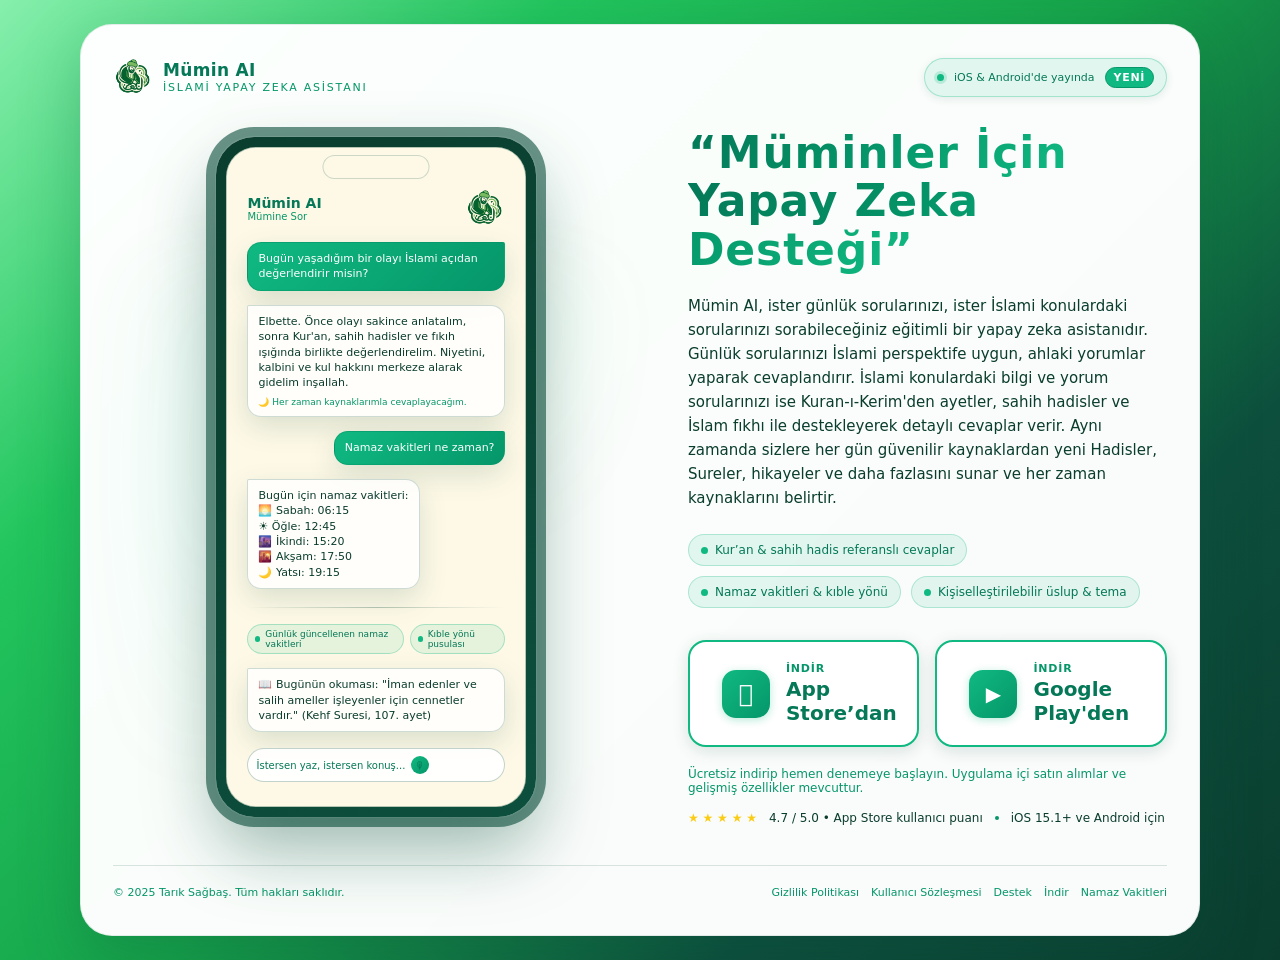
<file: index.html>
<!DOCTYPE html>
<html lang="tr">
<head>
  <meta charset="UTF-8" />
  <meta name="viewport" content="width=device-width, initial-scale=1.0" />
  <title>Mümin AI – Müminler İçin Yapay Zeka Desteği</title>
  <meta
    name="description"
    content="Mümin AI, günlük hayatınızda ve İslami konularda size Kur'an, sahih hadisler ve fıkıh kaynaklarıyla destek olan yapay zeka asistanıdır."
  />
  <link rel="icon" type="image/png" href="/favicon.png" />
  <style>
    :root {
      --bg: #0d4f3d;
      --bg-soft: #0a3d2e;
      --card: #115d47;
      --accent: #22c55e;
      --accent-soft: rgba(34, 197, 94, 0.15);
      --accent-strong: #16a34a;
      --accent-light: #86efac;
      --text: #ffffff;
      --text-soft: #c6f6d5;
      --border-subtle: rgba(134, 239, 172, 0.3);
      --shadow-soft: 0 24px 80px rgba(13, 79, 61, 0.6);
      --cream: #fef9e7;
      --cream-soft: #fef5d4;
      --radius-lg: 24px;
      --radius-full: 999px;
      --transition-fast: 180ms ease-out;
      --transition-med: 220ms ease-out;
    }

    * {
      box-sizing: border-box;
      margin: 0;
      padding: 0;
    }

    body {
      font-family: system-ui, -apple-system, BlinkMacSystemFont, "SF Pro Text",
        "Segoe UI", sans-serif;
      background: linear-gradient(135deg, #86efac 0%, #22c55e 25%, #16a34a 50%, #0d4f3d 75%, #0a3d2e 100%);
      color: var(--text);
      min-height: 100vh;
      display: flex;
      align-items: stretch;
      justify-content: center;
      padding: 24px 16px;
    }

    .page {
      width: 100%;
      max-width: 1120px;
      margin: auto;
    }

    .shell {
      position: relative;
      overflow: hidden;
      background: rgba(255, 255, 255, 0.98);
      border-radius: 32px;
      border: 1px solid rgba(13, 79, 61, 0.1);
      box-shadow: 0 20px 60px rgba(13, 79, 61, 0.25);
      padding: 32px 32px 36px;
      color: #0a3d2e;
    }

    .shell-inner {
      position: relative;
      z-index: 1;
    }

    /* Top Bar */
    .top-bar {
      display: flex;
      align-items: center;
      justify-content: space-between;
      gap: 16px;
      margin-bottom: 32px;
    }

    .brand {
      display: flex;
      align-items: center;
      gap: 10px;
    }

    .brand-mark {
      width: 32px;
      height: 32px;
      border-radius: 12px;
      background: var(--cream);
      display: flex;
      align-items: center;
      justify-content: center;
      font-weight: 700;
      font-size: 17px;
      color: #047857;
      box-shadow: 0 14px 32px rgba(13, 79, 61, 0.4);
    }

    .brand-text {
      display: flex;
      flex-direction: column;
      gap: 1px;
    }

    .brand-name {
      font-size: 17px;
      font-weight: 650;
      letter-spacing: 0.02em;
      color: #047857;
    }

    .brand-tag {
      font-size: 11px;
      text-transform: uppercase;
      letter-spacing: 0.16em;
      color: #059669;
    }

    .pill {
      display: inline-flex;
      align-items: center;
      gap: 10px;
      padding: 8px 12px;
      border-radius: var(--radius-full);
      border: 1px solid rgba(16, 185, 129, 0.3);
      background: rgba(16, 185, 129, 0.1);
      box-shadow: 0 2px 8px rgba(13, 79, 61, 0.1);
      font-size: 11px;
      color: #047857;
      white-space: nowrap;
    }

    .pill-dot {
      width: 7px;
      height: 7px;
      border-radius: 999px;
      background: #10b981;
      box-shadow: 0 0 0 3px rgba(16, 185, 129, 0.2);
    }

    .pill-badge {
      padding: 3px 8px;
      border-radius: 999px;
      background: #10b981;
      border: 1px solid #059669;
      color: #ffffff;
      font-weight: 600;
      letter-spacing: 0.06em;
      text-transform: uppercase;
    }

    /* Layout */
    .hero {
      display: grid;
      grid-template-columns: minmax(0, 1.1fr) minmax(0, 1fr);
      gap: 48px;
      align-items: center;
    }

    /* Left */
    .headline {
      font-size: clamp(32px, 5.5vw, 44px);
      line-height: 1.1;
      letter-spacing: 0.02em;
      margin-bottom: 20px;
      color: #047857;
    }

    .headline span.accent {
      background: linear-gradient(130deg, #047857, #059669, #10b981);
      -webkit-background-clip: text;
      background-clip: text;
      color: transparent;
    }

    .sub {
      font-size: 15px;
      line-height: 1.6;
      color: #0a3d2e;
      max-width: 500px;
      margin-bottom: 24px;
    }

    .highlights {
      display: flex;
      flex-wrap: wrap;
      gap: 10px;
      margin-bottom: 32px;
    }

    .chip {
      font-size: 12px;
      padding: 8px 12px;
      border-radius: var(--radius-full);
      background: rgba(16, 185, 129, 0.1);
      border: 1px solid rgba(16, 185, 129, 0.25);
      color: #047857;
      display: inline-flex;
      align-items: center;
      gap: 7px;
    }

    .chip-dot {
      width: 7px;
      height: 7px;
      border-radius: 50%;
      background: #10b981;
    }

    .cta-row {
      display: flex;
      flex-wrap: wrap;
      gap: 16px;
      align-items: center;
      margin-bottom: 20px;
      margin-top: 0;
    }

    .store-button {
      display: flex;
      align-items: center;
      gap: 16px;
      padding: 20px 32px;
      border-radius: 18px;
      border: 2px solid #10b981;
      background: #ffffff;
      color: #047857;
      text-decoration: none;
      transition: all var(--transition-med);
      box-shadow: 0 4px 16px rgba(13, 79, 61, 0.15), 0 0 0 0 rgba(16, 185, 129, 0);
      min-width: 220px;
      flex: 1;
      justify-content: flex-start;
    }

    .store-button:hover {
      transform: translateY(-2px);
      border-color: #059669;
      box-shadow: 0 8px 24px rgba(13, 79, 61, 0.25), 0 0 0 3px rgba(16, 185, 129, 0.15);
      background: #ffffff;
    }

    .store-button:active {
      transform: translateY(0);
      box-shadow: 0 2px 8px rgba(13, 79, 61, 0.2);
    }

    .store-icon {
      width: 48px;
      height: 48px;
      border-radius: 14px;
      display: inline-flex;
      align-items: center;
      justify-content: center;
      background: linear-gradient(135deg, #10b981, #059669);
      color: #ffffff;
      font-size: 24px;
      font-weight: 700;
      flex-shrink: 0;
      box-shadow: 0 2px 8px rgba(16, 185, 129, 0.3);
    }

    .store-text {
      display: flex;
      flex-direction: column;
      line-height: 1.2;
      text-align: left;
    }

    .store-label {
      font-size: 11px;
      color: #059669;
      font-weight: 600;
      text-transform: uppercase;
      letter-spacing: 0.8px;
      margin-bottom: 2px;
    }

    .store-name {
      font-size: 20px;
      font-weight: 700;
      color: #047857;
    }

    .secondary-note {
      font-size: 12px;
      color: #059669;
      margin-bottom: 16px;
    }

    .rating-row {
      display: flex;
      flex-wrap: wrap;
      gap: 12px;
      margin-top: 0;
      font-size: 12px;
      color: #0a3d2e;
      align-items: center;
    }

    .stars {
      display: inline-flex;
      gap: 2px;
      color: #facc15;
    }

    .divider-dot {
      width: 4px;
      height: 4px;
      border-radius: 999px;
      background: #059669;
    }

    /* Right - mockup */
    .device-wrap {
      position: relative;
      display: flex;
      justify-content: center;
      align-items: center;
    }

    .halo {
      position: absolute;
      inset: 18% 4% 6%;
      filter: blur(40px);
      opacity: 0.3;
      background:
        radial-gradient(circle at 50% 0, rgba(16, 185, 129, 0.2), transparent 60%),
        radial-gradient(circle at 10% 50%, rgba(16, 185, 129, 0.15), transparent 60%);
      mix-blend-mode: normal;
      pointer-events: none;
    }

    .phone {
      position: relative;
      width: min(320px, 85vw);
      border-radius: 38px;
      padding: 10px;
      background: linear-gradient(145deg, #0a3d2e, #0d4f3d);
      box-shadow:
        0 32px 70px rgba(13, 79, 61, 0.4),
        0 0 0 1px rgba(255, 255, 255, 0.1),
        0 0 0 10px rgba(13, 79, 61, 0.6);
    }

    .phone-inner {
      border-radius: 30px;
      overflow: hidden;
      background: var(--cream);
      border: 1px solid rgba(13, 79, 61, 0.3);
      position: relative;
    }

    .phone-notch {
      position: absolute;
      top: 8px;
      left: 50%;
      transform: translateX(-50%);
      width: 105px;
      height: 22px;
      border-radius: 999px;
      background: var(--cream);
      box-shadow: 0 0 0 1px rgba(13, 79, 61, 0.2);
      z-index: 3;
    }

    .screen {
      padding: 40px 20px 24px;
      position: relative;
      z-index: 1;
      display: flex;
      flex-direction: column;
      gap: 14px;
      background: var(--cream);
      min-height: 480px;
    }

    .screen-head {
      display: flex;
      align-items: center;
      justify-content: space-between;
      gap: 8px;
    }

    .screen-title {
      font-size: 14px;
      font-weight: 600;
      color: #047857;
    }

    .screen-tag {
      font-size: 10px;
      color: #059669;
    }

    .screen-chip {
      font-size: 9px;
      padding: 3px 8px;
      border-radius: 999px;
      background: rgba(16, 185, 129, 0.15);
      border: 1px solid rgba(16, 185, 129, 0.4);
      color: #047857;
      text-transform: uppercase;
      letter-spacing: 0.12em;
    }

    .bubble {
      padding: 8px 10px;
      border-radius: 14px;
      font-size: 11px;
      line-height: 1.4;
      border: 1px solid rgba(13, 79, 61, 0.2);
      background: rgba(255, 255, 255, 0.8);
      box-shadow: 0 10px 28px rgba(13, 79, 61, 0.15);
      color: #0a3d2e;
    }

    .bubble.user {
      margin-left: auto;
      border-top-right-radius: 2px;
      background: linear-gradient(135deg, #10b981, #059669);
      color: #ffffff;
      border-color: rgba(5, 150, 105, 0.5);
    }

    .bubble.ai {
      margin-right: auto;
      border-top-left-radius: 2px;
    }

    .bubble small {
      display: block;
      font-size: 9px;
      margin-top: 5px;
      color: #059669;
    }

    .divider {
      height: 1px;
      background: linear-gradient(
        90deg,
        transparent,
        rgba(13, 79, 61, 0.3),
        transparent
      );
      margin: 4px 0 2px;
    }

    .mini-row {
      display: flex;
      gap: 6px;
      font-size: 9px;
      color: #047857;
      align-items: center;
      justify-content: space-between;
    }

    .mini-pill {
      padding: 4px 7px;
      border-radius: 999px;
      border: 1px solid rgba(16, 185, 129, 0.3);
      background: rgba(16, 185, 129, 0.1);
      display: inline-flex;
      align-items: center;
      gap: 5px;
    }

    .mini-dot {
      width: 6px;
      height: 6px;
      border-radius: 999px;
      background: #10b981;
    }

    .input-row {
      display: flex;
      align-items: center;
      gap: 6px;
      padding: 7px 8px;
      border-radius: 999px;
      border: 1px solid rgba(13, 79, 61, 0.25);
      background: rgba(255, 255, 255, 0.9);
      margin-top: 2px;
    }

    .input-row span {
      font-size: 10px;
      color: #047857;
    }

    .input-mic {
      width: 18px;
      height: 18px;
      border-radius: 999px;
      background: linear-gradient(135deg, #10b981, #059669);
      display: inline-flex;
      align-items: center;
      justify-content: center;
      color: #ffffff;
      font-size: 10px;
    }

    /* Footer */
    .footer {
      margin-top: 40px;
      padding-top: 20px;
      border-top: 1px solid rgba(13, 79, 61, 0.15);
      display: flex;
      flex-wrap: wrap;
      gap: 12px;
      justify-content: space-between;
      align-items: center;
      font-size: 11px;
      color: #059669;
    }

    .footer-links {
      display: flex;
      flex-wrap: wrap;
      gap: 12px;
    }

    .footer a {
      color: #059669;
      text-decoration: none;
      transition: color var(--transition-fast);
    }

    .footer a:hover {
      color: #047857;
    }

    /* Responsive */
    @media (max-width: 840px) {
      body {
        padding: 12px 8px;
      }

      .shell {
        border-radius: 20px;
        padding: 20px 16px 24px;
      }

      .hero {
        grid-template-columns: minmax(0, 1fr);
        gap: 24px;
      }

      .device-wrap {
        order: -1;
        margin-bottom: 20px;
        display: flex;
        justify-content: center;
      }

      .phone {
        width: 320px;
      }

      .halo {
        display: none;
      }

      .top-bar {
        margin-bottom: 20px;
        flex-wrap: wrap;
      }

      .brand {
        gap: 8px;
      }

      .brand img {
        width: 32px !important;
        height: 32px !important;
      }

      .brand-name {
        font-size: 15px;
      }

      .brand-tag {
        font-size: 10px;
      }

      .pill {
        font-size: 10px;
        padding: 6px 10px;
      }

      .headline {
        font-size: 26px;
        margin-bottom: 14px;
        line-height: 1.2;
      }

      .sub {
        font-size: 14px;
        margin-bottom: 18px;
        line-height: 1.5;
      }

      .highlights {
        margin-bottom: 20px;
        gap: 8px;
      }

      .chip {
        font-size: 11px;
        padding: 6px 10px;
      }

      .cta-row {
        flex-direction: column;
        gap: 12px;
        margin-bottom: 16px;
      }

      .store-button {
        width: 100%;
        min-width: auto;
        padding: 16px 20px;
        gap: 12px;
      }

      .store-icon {
        width: 42px;
        height: 42px;
        font-size: 20px;
      }

      .store-name {
        font-size: 17px;
      }

      .store-label {
        font-size: 10px;
      }

      .secondary-note {
        font-size: 11px;
        margin-bottom: 12px;
      }

      .rating-row {
        font-size: 11px;
        gap: 8px;
      }

      .footer {
        margin-top: 28px;
        padding-top: 16px;
        font-size: 10px;
      }
    }

    @media (max-width: 550px) {
      body {
        padding: 8px 6px;
      }

      .shell {
        padding: 18px 14px 20px;
        border-radius: 16px;
      }

      .hero {
        margin-top: 50px;
        gap: 20px;
      }

      

      .phone {
        width:  300px;
        padding: 10px;

      }

      .phone-inner {
        border-radius: 24px;
      }

      .screen {
        padding: 32px 14px 18px;
        min-height: 400px;
        gap: 10px;
      }

      .screen-title {
        font-size: 13px;
      }

      .screen-tag {
        font-size: 9px;
      }

      .screen img {
        width: 32px !important;
        height: 32px !important;
      }

      .bubble {
        font-size: 10px;
        padding: 6px 8px;
      }

      .top-bar {
        margin-bottom: 16px;
        gap: 12px;
      }

      .brand {
        gap: 6px;
      }

      .brand img {
        width: 28px !important;
        height: 28px !important;
      }

      .brand-name {
        font-size: 14px;
      }

      .brand-tag {
        font-size: 9px;
      }

      .pill-text {
        font-size: 8px;
      }

      .pill {
        font-size: 9px;
        padding: 5px 8px;
        gap: 6px;
        width: 150px;
      }

      .pill-badge {
        padding: 2px 4px;
        font-size: 4px;
      }

      .headline {
        font-size: 22px;
        margin-bottom: 12px;
        line-height: 1.15;
      }

      .sub {
        font-size: 13px;
        margin-bottom: 16px;
        line-height: 1.5;
      }

      .highlights {
        margin-bottom: 18px;
        gap: 6px;
      }

      .chip {
        font-size: 10px;
        padding: 5px 8px;
        gap: 5px;
      }

      .chip-dot {
        width: 5px;
        height: 5px;
      }

      .cta-row {
        flex-direction: column;
        align-items: stretch;
        gap: 10px;
        margin-bottom: 14px;
      }

      .store-button {
        justify-content: flex-start;
        padding: 14px 18px;
        min-width: auto;
        width: 100%;
        gap: 12px;
        border-radius: 14px;
      }

      .store-icon {
        width: 40px;
        height: 40px;
        font-size: 18px;
        border-radius: 10px;
      }

      .store-name {
        font-size: 16px;
      }

      .store-label {
        font-size: 9px;
        letter-spacing: 0.6px;
      }

      .secondary-note {
        font-size: 10px;
        margin-bottom: 10px;
      }

      .rating-row {
        font-size: 10px;
        gap: 6px;
        flex-wrap: wrap;
      }

      .stars {
        font-size: 12px;
      }

      .footer {
        flex-direction: column;
        align-items: flex-start;
        gap: 8px;
        margin-top: 24px;
        padding-top: 14px;
        font-size: 9px;
      }

      .footer-links {
        gap: 10px;
        flex-wrap: wrap;
      }
    }

    @media (max-width: 360px) {
      body {
        padding: 6px 4px;
      }

      .shell {
        padding: 16px 12px 18px;
      }

      .headline {
        font-size: 20px;
      }

      .sub {
        font-size: 12px;
      }

      .phone {
        width: 50vw
      }

      .store-button {
        padding: 12px 16px;
      }

      .store-icon {
        width: 36px;
        height: 36px;
        font-size: 16px;
      }

      .store-name {
        font-size: 15px;
      }
    }
  </style>
</head>
<body>
  <main class="page">
    <section class="shell" aria-labelledby="hero-title">
      <div class="shell-inner">
        <header class="top-bar">
          <div class="brand">
            <img src="icon_transparent.png" style="width: 40px; height: 40px;">
            <div class="brand-text">
              <div class="brand-name">Mümin AI</div>
              <div class="brand-tag">İslami Yapay Zeka Asistanı</div>
            </div>
          </div>
          <div class="pill">
            <span class="pill-dot"></span>
            <span class="pill-text">iOS &amp; Android'de yayında</span>
            <span class="pill-badge">Yeni</span>
          </div>
        </header>

        <div class="hero">
          <!-- Right: Phone Mockup -->
          <div class="device-wrap" aria-hidden="true">
            <div class="halo"></div>
            <div class="phone">
              <div class="phone-inner">
                <div class="phone-notch"></div>
                <div class="screen">
                  <div class="screen-head">
                    <div>
                      <div class="screen-title">Mümin AI</div>
                      <div class="screen-tag">Mümine Sor</div>
                    </div>
                    <img src="icon_transparent.png" style="width: 40px; height: 40px;">
                  </div>

                  <div class="bubble user">
                    Bugün yaşadığım bir olayı İslami açıdan değerlendirir misin?
                  </div>

                  <div class="bubble ai">
                    Elbette. Önce olayı sakince anlatalım, sonra Kur'an, sahih hadisler ve
                    fıkıh ışığında birlikte değerlendirelim. Niyetini, kalbini ve kul
                    hakkını merkeze alarak gidelim inşallah.
                    <small>🌙 Her zaman kaynaklarımla cevaplayacağım.</small>
                  </div>

                  <div class="bubble user">
                    Namaz vakitleri ne zaman?
                  </div>

                  <div class="bubble ai">
                    Bugün için namaz vakitleri:
                    <br />🌅 Sabah: 06:15
                    <br />☀️ Öğle: 12:45
                    <br />🌆 İkindi: 15:20
                    <br />🌇 Akşam: 17:50
                    <br />🌙 Yatsı: 19:15
                  </div>

                  <div class="divider"></div>

                  <div class="mini-row">
                    <div class="mini-pill">
                      <span class="mini-dot"></span>
                      <span>Günlük güncellenen namaz vakitleri</span>
                    </div>
                    <div class="mini-pill">
                      <span class="mini-dot"></span>
                      <span>Kıble yönü pusulası</span>
                    </div>
                  </div>

                  <div class="bubble ai">
                    📖 Bugünün okuması: "İman edenler ve salih ameller işleyenler için
                    cennetler vardır." (Kehf Suresi, 107. ayet)
                  </div>

                  <div class="input-row">
                    <span>İstersen yaz, istersen konuş...</span>
                    <span class="input-mic">🎙</span>
                  </div>
                </div>
              </div>
            </div>
          </div>

          <!-- Left: Text + CTAs -->
          <div>
            <h1 id="hero-title" class="headline">
              <span class="accent">“Müminler İçin</span><br />
              <span class="accent">Yapay Zeka Desteği”</span>
            </h1>
            <p class="sub">
                Mümin AI, ister günlük sorularınızı, ister İslami konulardaki sorularınızı sorabileceğiniz eğitimli bir yapay zeka asistanıdır. Günlük sorularınızı İslami perspektife uygun, ahlaki yorumlar yaparak cevaplandırır. 
                İslami konulardaki bilgi ve yorum sorularınızı ise Kuran-ı-Kerim'den ayetler, sahih hadisler ve İslam fıkhı ile destekleyerek detaylı cevaplar verir. Aynı zamanda sizlere her gün güvenilir kaynaklardan yeni Hadisler, Sureler, hikayeler ve daha fazlasını sunar ve her zaman kaynaklarını belirtir.
            </p>

            <div class="highlights">
              <span class="chip">
                <span class="chip-dot"></span>
                Kur’an &amp; sahih hadis referanslı cevaplar
              </span>
              <span class="chip">
                <span class="chip-dot"></span>
                Namaz vakitleri &amp; kıble yönü
              </span>
              <span class="chip">
                <span class="chip-dot"></span>
                Kişiselleştirilebilir üslup &amp; tema
              </span>
            </div>

            <div class="cta-row" aria-label="Uygulamayı indir">
              <a
                class="store-button"
                href="https://apps.apple.com/tr/app/m%25C3%25BCmin-ai/id6748532925"
                target="_blank"
                rel="noopener noreferrer"
              >
                <div class="store-icon"></div>
                <div class="store-text">
                  <span class="store-label">İndir</span>
                  <span class="store-name">App Store’dan</span>
                </div>
              </a>

              <a
                class="store-button"
                href="https://play.google.com/store/apps/details?id=com.anonymous.MuminAI&pcampaignid=web_share"
                target="_blank"
                rel="noopener noreferrer"
              >
                <div class="store-icon" style="font-size: 20px;">▶</div>
                <div class="store-text">
                  <span class="store-label">İndir</span>
                  <span class="store-name">Google Play'den</span>
                </div>
              </a>
            </div>

            <p class="secondary-note">
              Ücretsiz indirip hemen denemeye başlayın. Uygulama içi satın alımlar ve
              gelişmiş özellikler mevcuttur.
            </p>

            <div class="rating-row">
              <span class="stars">★ ★ ★ ★ ★</span>
              <span>4.7 / 5.0 • App Store kullanıcı puanı</span>
              <span class="divider-dot"></span>
              <span>iOS 15.1+ ve Android için</span>
            </div>
          </div>
        </div>

        <footer class="footer">
          <span>© 2025 Tarık Sağbaş. Tüm hakları saklıdır.</span>
          <div class="footer-links">
            <a href="privacy-policy.html" target="_blank" rel="noopener noreferrer">
              Gizlilik Politikası
            </a>
            <a href="user-agreement.html" target="_blank" rel="noopener noreferrer">
              Kullanıcı Sözleşmesi
            </a>
            <a href="support.html" target="_blank" rel="noopener noreferrer">
              Destek
            </a>
            <a href="download.html" target="_blank" rel="noopener noreferrer">
              İndir
            </a>
            <a href="namaz-vakitleri/">
              Namaz Vakitleri
            </a>
          </div>
        </footer>
      </div>
    </section>
  </main>
  <script type="module">
    import { createClient } from "https://esm.sh/@supabase/supabase-js@2";

    const supabaseUrl = "https://ewxkgalpibbumalylmma.supabase.co";
    const supabaseAnonKey =
      "eyJhbGciOiJIUzI1NiIsInR5cCI6IkpXVCJ9.eyJpc3MiOiJzdXBhYmFzZSIsInJlZiI6ImV3eGtnYWxwaWJidW1hbHlsbW1hIiwicm9sZSI6ImFub24iLCJpYXQiOjE3NDk5ODY2MzUsImV4cCI6MjA2NTU2MjYzNX0.VVg1x3-m1bsuU2RpJgnGqUqACZ7FVdisdctjobGQ680";

    const supabase = createClient(supabaseUrl, supabaseAnonKey);

    (async () => {
      try {
        await supabase.from("website_visits").insert({ action: "open", page: "index" });
      } catch {
        // no-op
      }
    })();
  </script>
</body>
</html>
</file>
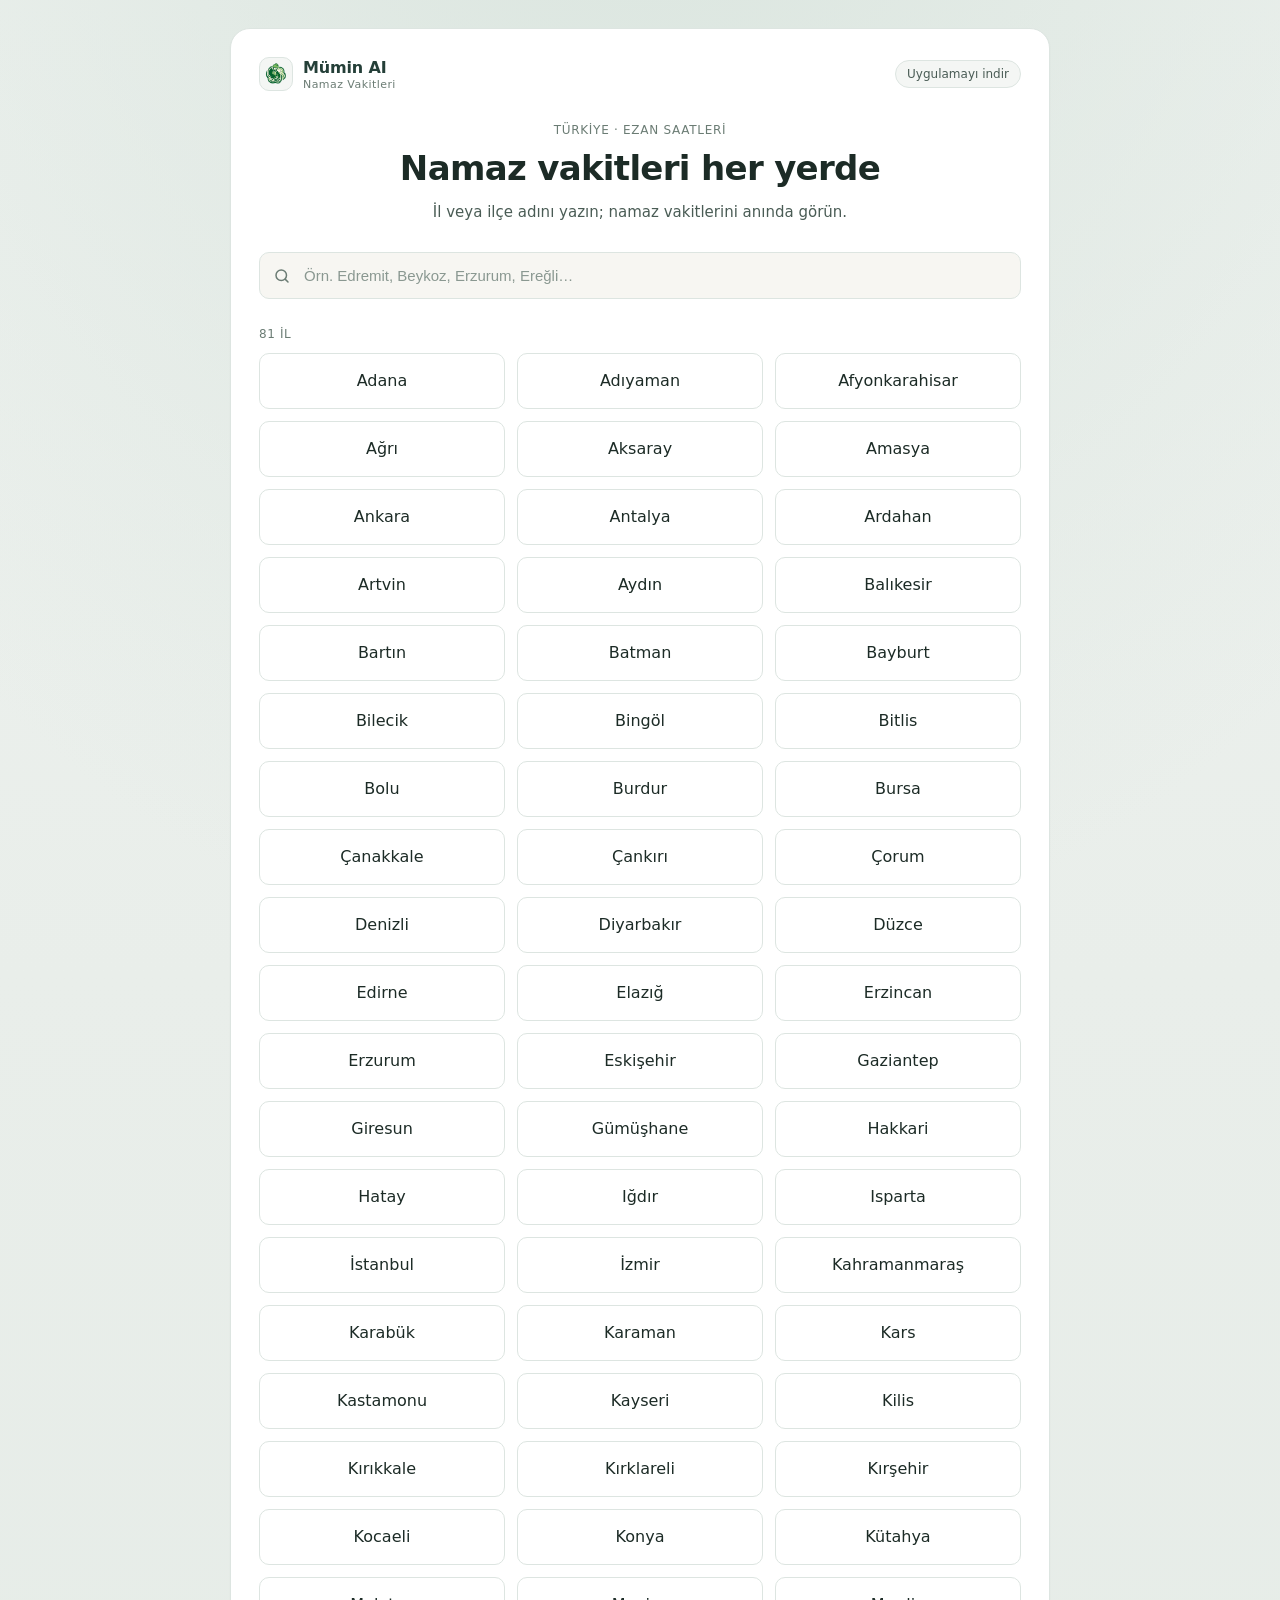
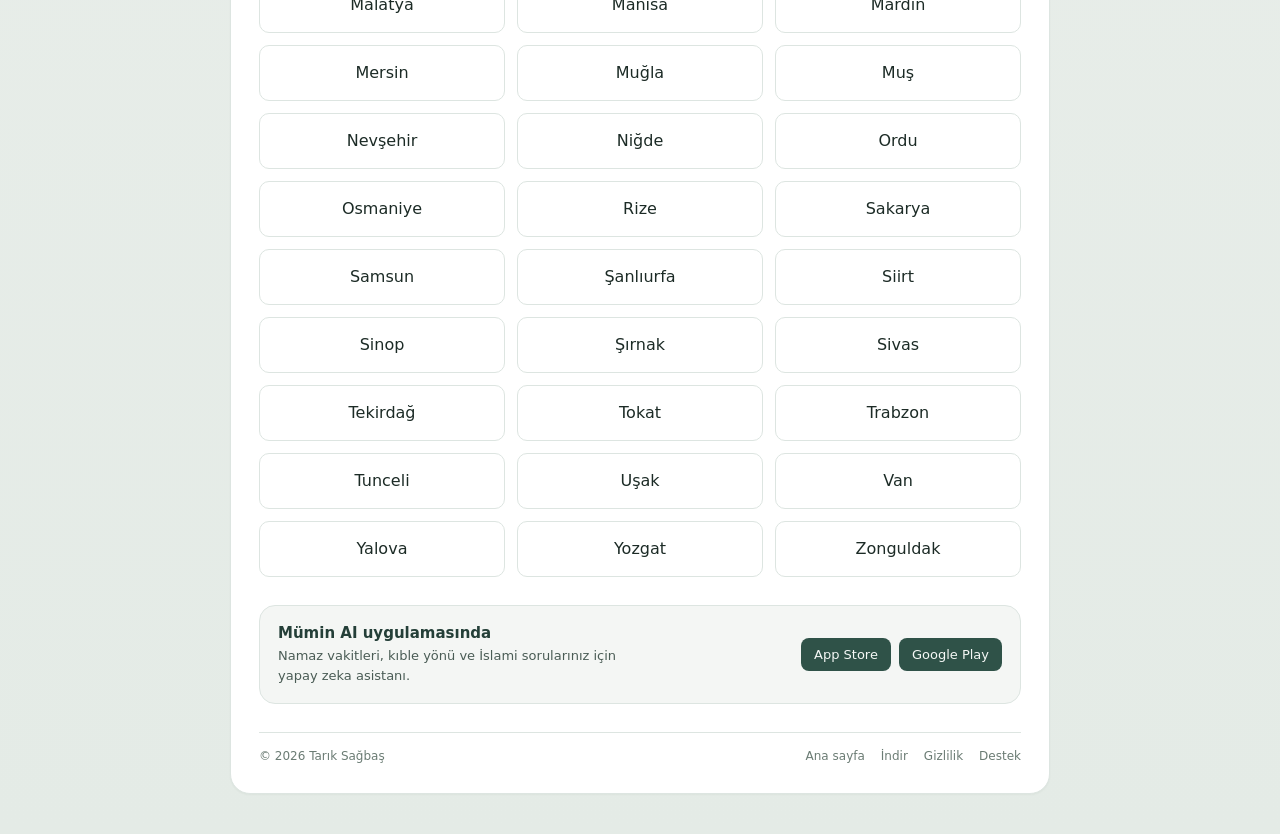
<file: namaz-vakitleri/index.html>
<!DOCTYPE html>
<html lang="tr">
<head>
  <meta charset="UTF-8" />
  <meta name="viewport" content="width=device-width, initial-scale=1.0" />
  <title>Namaz Vakitleri – Türkiye Ezan Saatleri | Mümin AI</title>
  <meta
    name="description"
    content="Türkiye'nin tüm illeri ve ilçeleri için namaz vakitleri. Şehrinizi veya ilçenizi arayın, bugünün ezan saatlerini görün."
  />
  <meta property="og:title" content="Namaz Vakitleri – Türkiye Ezan Saatleri | Mümin AI" />
  <meta
    property="og:description"
    content="Türkiye geneli namaz vakitleri ve ezan saatleri. İl ve ilçe arayarak bugünün vakitlerini görün."
  />
  <meta property="og:type" content="website" />
  <link rel="canonical" href="https://muminai.info/namaz-vakitleri/" />
  <link rel="icon" type="image/png" href="/favicon.png" />
  <link rel="stylesheet" href="css/styles.css" />
</head>
<body>
  <main class="page">
    <section class="shell">
      <header class="top-bar">
        <a class="brand" href="../index.html">
          <div class="brand-mark">
            <img src="../icon_transparent.png" alt="Mümin AI" />
          </div>
          <div class="brand-text">
            <span class="brand-name">Mümin AI</span>
            <span class="brand-tag">Namaz Vakitleri</span>
          </div>
        </a>
        <a class="pill" href="../download.html">Uygulamayı indir</a>
      </header>

      <div class="hero-block">
        <div class="eyebrow">Türkiye · Ezan saatleri</div>
        <h1 class="headline">
          <span class="accent">Namaz vakitleri</span> her yerde
        </h1>
        <p class="sub">
          İl veya ilçe adını yazın; namaz vakitlerini anında görün.
        </p>
      </div>

      <div class="search-wrap">
        <svg class="search-icon" viewBox="0 0 24 24" fill="none" aria-hidden="true">
          <circle cx="11" cy="11" r="7" stroke="currentColor" stroke-width="2" />
          <path d="M20 20l-3.5-3.5" stroke="currentColor" stroke-width="2" stroke-linecap="round" />
        </svg>
        <input
          id="search-input"
          class="search-input"
          type="search"
          placeholder="Örn. Edremit, Beykoz, Erzurum, Ereğli…"
          autocomplete="off"
          enterkeyhint="search"
          aria-label="Şehir veya ilçe ara"
        />
        <div id="search-results" class="search-results" role="listbox"></div>
      </div>

      <p class="section-label">81 il</p>
      <div id="state" class="state hidden" aria-live="polite"></div>
      <div id="city-grid" class="city-grid"></div>

      <div class="app-cta" style="margin-top: 28px">
        <div>
          <h3>Mümin AI uygulamasında</h3>
          <p>Namaz vakitleri, kıble yönü ve İslami sorularınız için yapay zeka asistanı.</p>
        </div>
        <div class="cta-buttons">
          <a class="cta-btn" href="https://apps.apple.com/tr/app/m%25C3%25BCmin-ai/id6748532925">App Store</a>
          <a class="cta-btn" href="https://play.google.com/store/apps/details?id=com.anonymous.MuminAI">Google Play</a>
        </div>
      </div>

      <footer class="footer">
        <span>© 2026 Tarık Sağbaş</span>
        <div class="footer-links">
          <a href="../index.html">Ana sayfa</a>
          <a href="../download.html">İndir</a>
          <a href="../privacy-policy.html">Gizlilik</a>
          <a href="../support.html">Destek</a>
        </div>
      </footer>
    </section>
  </main>
  <script src="js/app.js"></script>
  <script>
    MuminPrayer.initHub();
  </script>
</body>
</html>
</file>
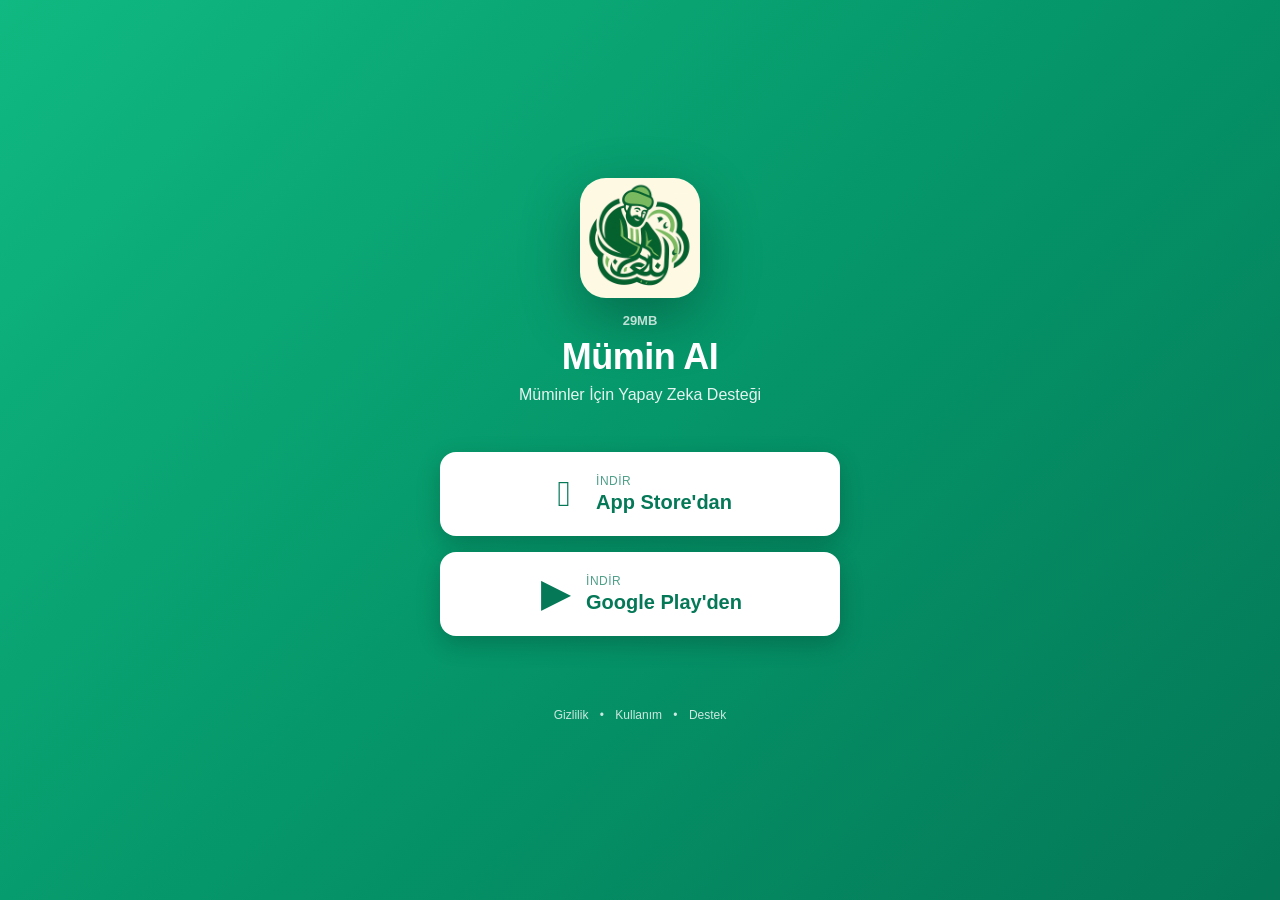
<file: download.html>
<!DOCTYPE html>
<html lang="tr">
<head>
  <meta charset="UTF-8" />
  <meta name="viewport" content="width=device-width, initial-scale=1.0" />
  <title>Mümin AI - İndir</title>
  <meta name="description" content="Mümin AI uygulamasını App Store ve Google Play'den indirin." />
  <link rel="icon" type="image/png" href="/favicon.png" />
  <style>
    * {
      margin: 0;
      padding: 0;
      box-sizing: border-box;
    }

    body {
      font-family: -apple-system, BlinkMacSystemFont, "Segoe UI", Roboto, "Helvetica Neue", Arial, sans-serif;
      background: linear-gradient(135deg, #10b981 0%, #059669 50%, #047857 100%);
      min-height: 100vh;
      display: flex;
      align-items: center;
      justify-content: center;
      padding: 20px;
      color: #ffffff;
    }

    .container {
      width: 100%;
      max-width: 500px;
      text-align: center;
      display: flex;
      flex-direction: column;
      justify-content: center;
      align-items: center;
    }

    .icon-wrapper {
      margin-bottom: 16px;
      animation: float 3s ease-in-out infinite;
    }

    @keyframes float {
      0%, 100% { transform: translateY(0px); }
      50% { transform: translateY(-10px); }
    }

    .icon-wrapper img {
      width: 120px;
      height: 120px;
      border-radius: 26px;
      box-shadow: 0 20px 60px rgba(0, 0, 0, 0.3);
    }

    .app-name {
      font-size: 36px;
      font-weight: 700;
      margin-bottom: 8px;
      letter-spacing: -0.5px;
    }

    .app-tagline {
      font-size: 16px;
      opacity: 0.9;
      margin-bottom: 48px;
      font-weight: 400;
    }

    .app-size {
      font-size: 13px;
      opacity: 0.75;
      margin-bottom: 8px;
      font-weight: 700;
      margin-top: -5px;
    }

    .download-buttons {
      display: flex;
      flex-direction: column;
      gap: 16px;
      margin-bottom: 32px;
      width: 80%;
    }

    .download-button {
      display: flex;
      align-items: center;
      justify-content: center;
      gap: 16px;
      padding: 20px 32px;
      background: #ffffff;
      color: #047857;
      text-decoration: none;
      border-radius: 16px;
      font-weight: 600;
      font-size: 18px;
      box-shadow: 0 8px 24px rgba(0, 0, 0, 0.2);
      transition: all 0.3s ease;
      border: 2px solid transparent;
    }

    .download-button:hover {
      transform: translateY(-4px);
      box-shadow: 0 12px 32px rgba(0, 0, 0, 0.3);
      border-color: rgba(255, 255, 255, 0.5);
    }

    .download-button:active {
      transform: translateY(-2px);
    }

    .download-button .icon {
      width: 32px;
      height: 32px;
      display: flex;
      align-items: center;
      justify-content: center;
      font-size: 24px;
      font-weight: 700;
      transform: scale(1.5);
    }

    .download-button .text {
      display: flex;
      flex-direction: column;
      align-items: flex-start;
      text-align: left;
    }

    .download-button .label {
      font-size: 12px;
      font-weight: 500;
      opacity: 0.7;
      text-transform: uppercase;
      letter-spacing: 0.5px;
      margin-bottom: 2px;
    }

    .download-button .store-name {
      font-size: 20px;
      font-weight: 700;
      line-height: 1.2;
    }

    .footer {
      margin-top: 40px;
      font-size: 12px;
      opacity: 0.8;
    }

    .footer a {
      color: #ffffff;
      text-decoration: none;
      margin: 0 8px;
    }

    .footer a:hover {
      text-decoration: underline;
    }

    @media (max-width: 480px) {
      .app-name {
        font-size: 28px;
      }

      .app-tagline {
        font-size: 14px;
        margin-bottom: 40px;
      }

      .app-size {
        font-size: 12px;
        margin-bottom: 8px;
      }

      .icon-wrapper img {
        width: 100px;
        height: 100px;
      }

      .download-button {
        padding: 18px 24px;
        font-size: 16px;
      }

      .download-button .store-name {
        font-size: 18px;
      }

      .download-button .icon {
        width: 28px;
        height: 28px;
        font-size: 20px;
      }
    }

    @media (max-width: 360px) {
      body {
        padding: 16px;
      }

      .app-name {
        font-size: 24px;
      }

      .download-button {
        padding: 16px 20px;
      }
    }
  </style>
</head>
<body>
  <div class="container">
    <div class="icon-wrapper">
      <img src="icon.png" alt="Mümin AI" style="color: '#fff9e4'"/>
    </div>

    <p class="app-size">29MB</p>
    <h1 class="app-name">Mümin AI</h1>
    <p class="app-tagline">Müminler İçin Yapay Zeka Desteği</p>

    <div class="download-buttons">
      <a 
        href="https://apps.apple.com/tr/app/m%25C3%25BCmin-ai/id6748532925" 
        class="download-button"
        target="_blank"
        rel="noopener noreferrer"
        aria-label="App Store'dan İndir"
      >
        <div class="icon" ></div>
        <div class="text">
          <span class="label">İndir</span>
          <span class="store-name">App Store'dan</span>
        </div>
      </a>

      <a 
        href="https://play.google.com/store/apps/details?id=com.anonymous.MuminAI&pcampaignid=web_share" 
        class="download-button"
        target="_blank"
        rel="noopener noreferrer"
        aria-label="Google Play'den İndir"
      >
        <div class="icon">▶</div>
        <div class="text">
          <span class="label">İndir</span>
          <span class="store-name">Google Play'den</span>
        </div>
      </a>
    </div>

    <div class="footer">
      <a href="privacy-policy.html" download>Gizlilik</a> •
      <a href="user-agreement.html">Kullanım</a> •
      <a href="support.html">Destek</a>
    </div>
  </div>
  <script type="module">
    import { createClient } from "https://esm.sh/@supabase/supabase-js@2";

    const supabaseUrl = "https://ewxkgalpibbumalylmma.supabase.co";
    const supabaseAnonKey =
      "eyJhbGciOiJIUzI1NiIsInR5cCI6IkpXVCJ9.eyJpc3MiOiJzdXBhYmFzZSIsInJlZiI6ImV3eGtnYWxwaWJidW1hbHlsbW1hIiwicm9sZSI6ImFub24iLCJpYXQiOjE3NDk5ODY2MzUsImV4cCI6MjA2NTU2MjYzNX0.VVg1x3-m1bsuU2RpJgnGqUqACZ7FVdisdctjobGQ680";

    const supabase = createClient(supabaseUrl, supabaseAnonKey);

    async function logVisit({ action, page }) {
      try {
        await supabase.from("website_visits").insert({ action, page });
      } catch {
        // no-op
      }
    }

    logVisit({ action: "open", page: "download" });

    const appleLink = document.querySelector('a.download-button[href*="apps.apple.com"]');
    const androidLink = document.querySelector('a.download-button[href*="play.google.com"]');

    appleLink?.addEventListener(
      "click",
      () => {
        logVisit({ action: "click", page: "apple" });
      },
      { passive: true }
    );

    androidLink?.addEventListener(
      "click",
      () => {
        logVisit({ action: "click", page: "android" });
      },
      { passive: true }
    );
  </script>
</body>
</html>
</file>
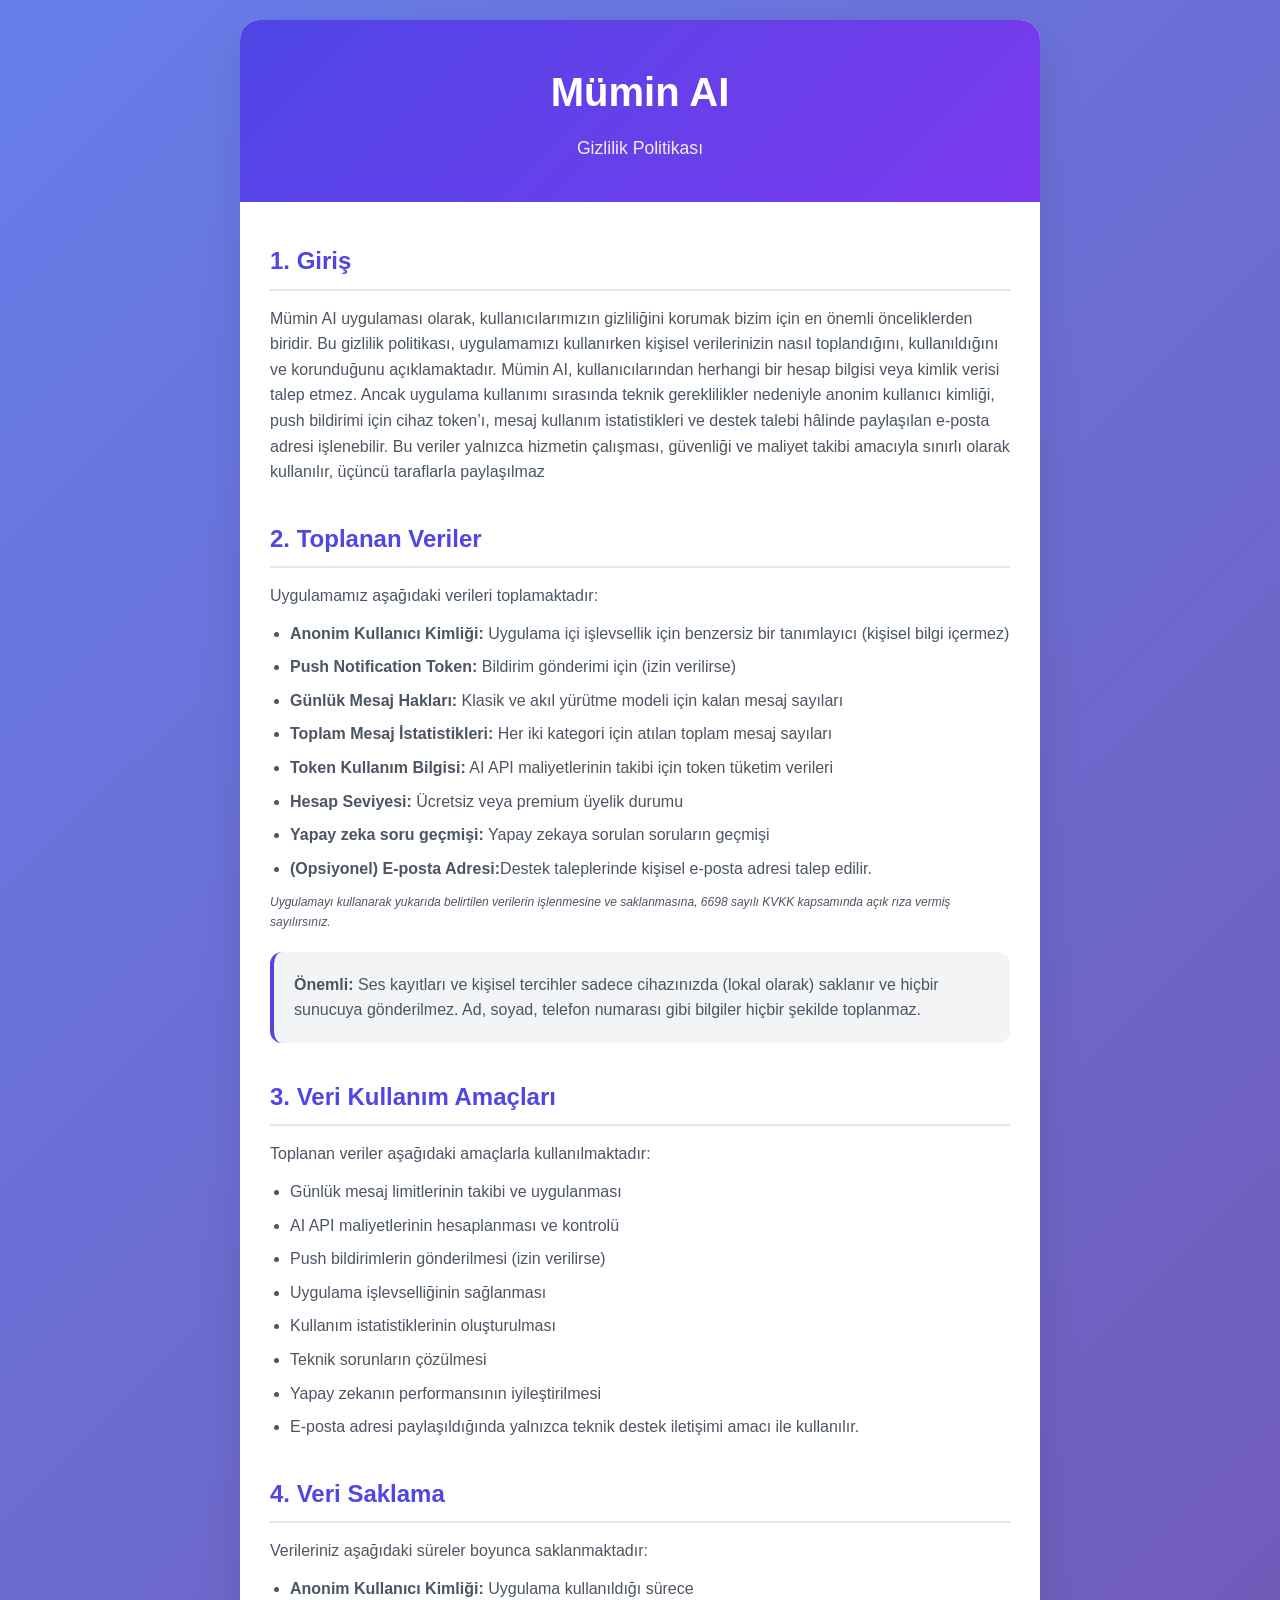
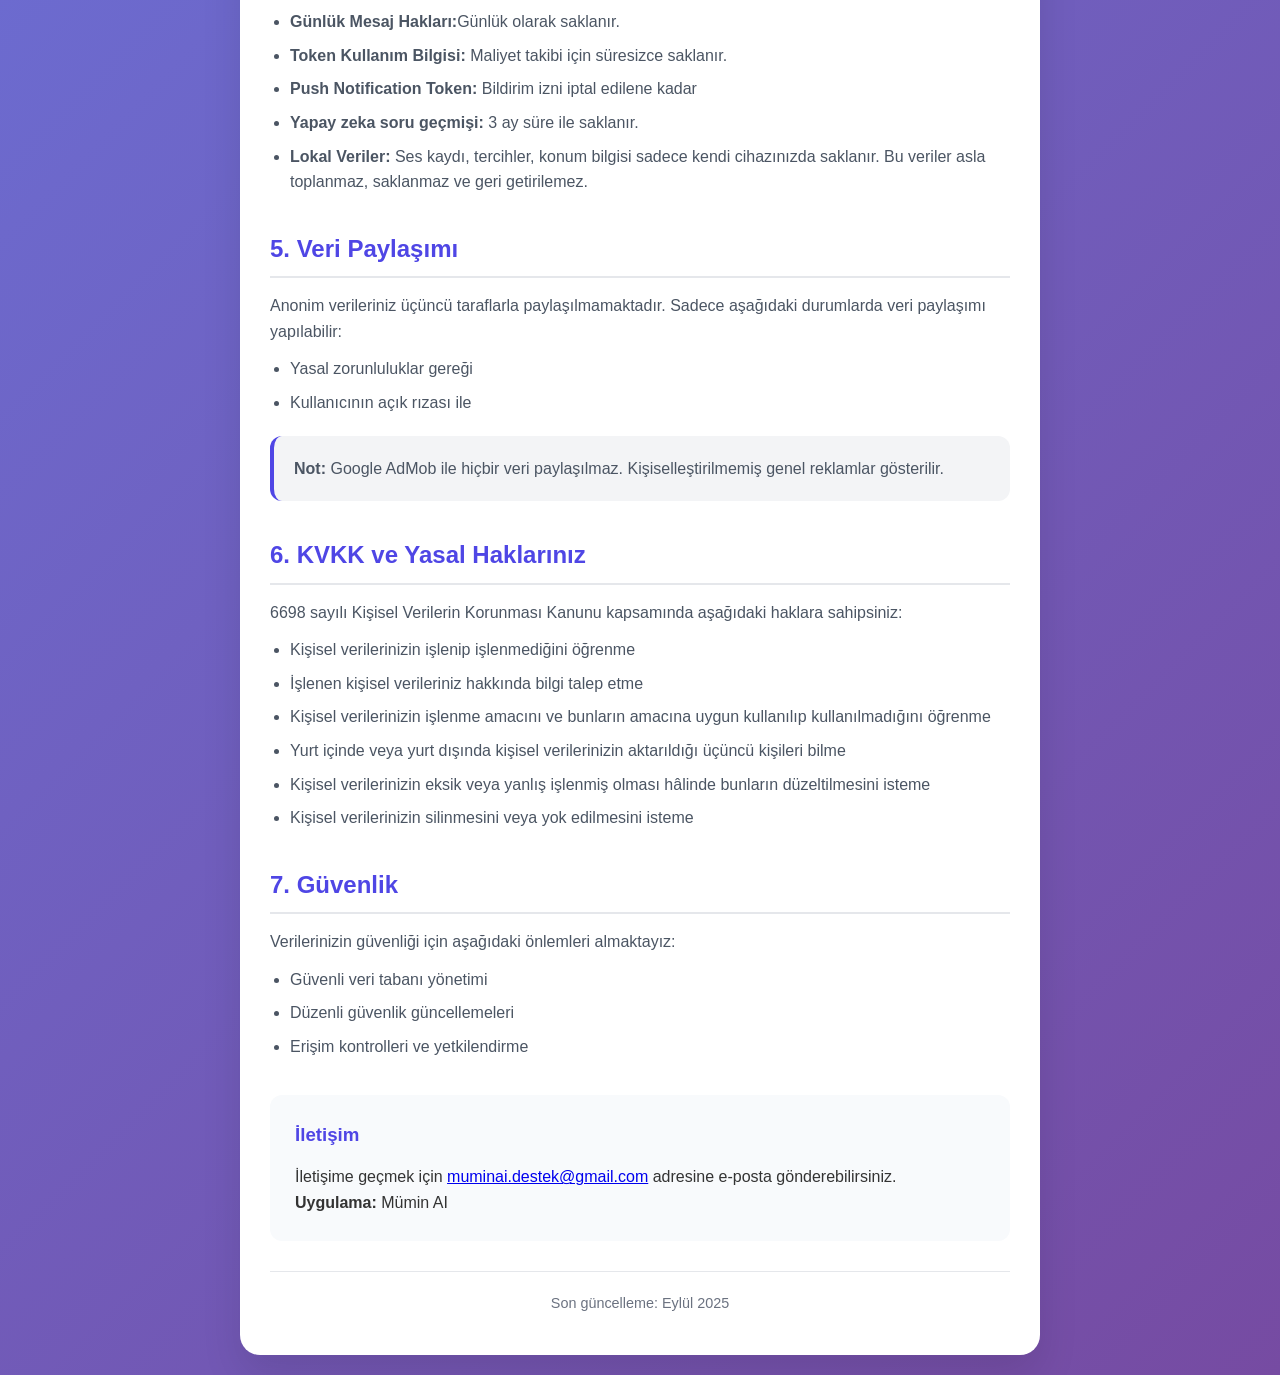
<file: privacy-policy-old.html>
<!DOCTYPE html>
<html lang="tr">
<head>
    <meta charset="UTF-8">
    <meta name="viewport" content="width=device-width, initial-scale=1.0">
    <title>Mümin AI - Gizlilik Politikası</title>
    <link rel="icon" type="image/png" href="/favicon.png" />
    <style>
        * {
            margin: 0;
            padding: 0;
            box-sizing: border-box;
        }
        
        body {
            font-family: -apple-system, BlinkMacSystemFont, 'Segoe UI', Roboto, Oxygen, Ubuntu, Cantarell, sans-serif;
            line-height: 1.6;
            color: #333;
            background: linear-gradient(135deg, #667eea 0%, #764ba2 100%);
            min-height: 100vh;
            padding: 20px;
        }
        
        .container {
            max-width: 800px;
            margin: 0 auto;
            background: white;
            border-radius: 20px;
            box-shadow: 0 20px 40px rgba(0,0,0,0.1);
            overflow: hidden;
        }
        
        .header {
            background: linear-gradient(135deg, #4f46e5 0%, #7c3aed 100%);
            color: white;
            padding: 40px 30px;
            text-align: center;
        }
        
        .header h1 {
            font-size: 2.5rem;
            margin-bottom: 10px;
            font-weight: 700;
        }
        
        .header p {
            font-size: 1.1rem;
            opacity: 0.9;
        }
        
        .content {
            padding: 40px 30px;
        }
        
        .section {
            margin-bottom: 35px;
        }
        
        .section h2 {
            color: #4f46e5;
            font-size: 1.5rem;
            margin-bottom: 15px;
            font-weight: 600;
            border-bottom: 2px solid #e5e7eb;
            padding-bottom: 8px;
        }
        
        .section p {
            margin-bottom: 12px;
            color: #4b5563;
        }
        
        .section ul {
            margin-left: 20px;
            margin-bottom: 12px;
        }
        
        .section li {
            margin-bottom: 8px;
            color: #4b5563;
        }
        
        .highlight {
            background: #f3f4f6;
            padding: 20px;
            border-radius: 12px;
            border-left: 4px solid #4f46e5;
            margin: 20px 0;
        }
        
        .highlight p {
            margin-bottom: 0;
            font-weight: 500;
        }
        
        .contact-info {
            background: #f8fafc;
            padding: 25px;
            border-radius: 12px;
            margin-top: 30px;
        }
        
        .contact-info h3 {
            color: #4f46e5;
            margin-bottom: 15px;
        }
        
        .last-updated {
            text-align: center;
            color: #6b7280;
            font-size: 0.9rem;
            margin-top: 30px;
            padding-top: 20px;
            border-top: 1px solid #e5e7eb;
        }
        
        @media (max-width: 768px) {
            .container {
                margin: 10px;
                border-radius: 15px;
            }
            
            .header {
                padding: 30px 20px;
            }
            
            .header h1 {
                font-size: 2rem;
            }
            
            .content {
                padding: 30px 20px;
            }
        }
    </style>
</head>
<body>
    <div class="container">
        <div class="header">
            <h1>Mümin AI</h1>
            <p>Gizlilik Politikası</p>
        </div>
        
        <div class="content">
            <div class="section">
                <h2>1. Giriş</h2>
                <p>Mümin AI uygulaması olarak, kullanıcılarımızın gizliliğini korumak bizim için en önemli önceliklerden biridir. Bu gizlilik politikası, uygulamamızı kullanırken kişisel verilerinizin nasıl toplandığını, kullanıldığını ve korunduğunu açıklamaktadır. Mümin AI, kullanıcılarından herhangi bir hesap bilgisi veya kimlik verisi talep etmez. Ancak uygulama kullanımı sırasında teknik gereklilikler nedeniyle anonim kullanıcı kimliği, push bildirimi için cihaz token’ı, mesaj kullanım istatistikleri ve destek talebi hâlinde paylaşılan e-posta adresi işlenebilir. Bu veriler yalnızca hizmetin çalışması, güvenliği ve maliyet takibi amacıyla sınırlı olarak kullanılır, üçüncü taraflarla paylaşılmaz</p>
            </div>
            
            <div class="section">
                <h2>2. Toplanan Veriler</h2>
                <p>Uygulamamız aşağıdaki verileri toplamaktadır:</p>
                <ul>
                    <li><strong>Anonim Kullanıcı Kimliği:</strong> Uygulama içi işlevsellik için benzersiz bir tanımlayıcı (kişisel bilgi içermez)</li>
                    <li><strong>Push Notification Token:</strong> Bildirim gönderimi için (izin verilirse)</li>
                    <li><strong>Günlük Mesaj Hakları:</strong> Klasik ve akıl yürütme modeli için kalan mesaj sayıları</li>
                    <li><strong>Toplam Mesaj İstatistikleri:</strong> Her iki kategori için atılan toplam mesaj sayıları</li>
                    <li><strong>Token Kullanım Bilgisi:</strong> AI API maliyetlerinin takibi için token tüketim verileri</li>
                    <li><strong>Hesap Seviyesi:</strong> Ücretsiz veya premium üyelik durumu</li>
                    <li><strong>Yapay zeka soru geçmişi:</strong> Yapay zekaya sorulan soruların geçmişi</li>
                    <li><strong>(Opsiyonel) E-posta Adresi:</strong>Destek taleplerinde kişisel e-posta adresi talep edilir.</li>
                </ul>
                <p style="font-size: 12px"> <i>Uygulamayı kullanarak yukarıda belirtilen verilerin işlenmesine ve saklanmasına, 
                    6698 sayılı KVKK kapsamında açık rıza vermiş sayılırsınız.</i></p>
                <div class="highlight">
                    <p><strong>Önemli:</strong> Ses kayıtları ve kişisel tercihler sadece cihazınızda (lokal olarak) saklanır ve hiçbir sunucuya gönderilmez. Ad, soyad, telefon numarası gibi bilgiler hiçbir şekilde toplanmaz.</p>
                </div>
            </div>
            
            <div class="section">
                <h2>3. Veri Kullanım Amaçları</h2>
                <p>Toplanan veriler aşağıdaki amaçlarla kullanılmaktadır:</p>
                <ul>
                    <li>Günlük mesaj limitlerinin takibi ve uygulanması</li>
                    <li>AI API maliyetlerinin hesaplanması ve kontrolü</li>
                    <li>Push bildirimlerin gönderilmesi (izin verilirse)</li>
                    <li>Uygulama işlevselliğinin sağlanması</li>
                    <li>Kullanım istatistiklerinin oluşturulması</li>
                    <li>Teknik sorunların çözülmesi</li>
                    <li>Yapay zekanın performansının iyileştirilmesi</li>
                    <li>E-posta adresi paylaşıldığında yalnızca teknik destek iletişimi amacı ile kullanılır.</li>
                </ul>
            </div>
            
            <div class="section">
                <h2>4. Veri Saklama</h2>
                <p>Verileriniz aşağıdaki süreler boyunca saklanmaktadır:</p>
                <ul>
                    <li><strong>Anonim Kullanıcı Kimliği:</strong> Uygulama kullanıldığı sürece</li>
                    <li><strong>Günlük Mesaj Hakları:</strong>Günlük olarak saklanır.</li>
                    <li><strong>Token Kullanım Bilgisi:</strong> Maliyet takibi için süresizce saklanır.</li>
                    <li><strong>Push Notification Token:</strong> Bildirim izni iptal edilene kadar</li>
                    <li><strong>Yapay zeka soru geçmişi:</strong> 3 ay süre ile saklanır.</li>
                    <li><strong>Lokal Veriler:</strong> Ses kaydı, tercihler, konum bilgisi sadece kendi cihazınızda saklanır. Bu veriler asla toplanmaz, saklanmaz ve geri getirilemez.</li>
                </ul>
            </div>
            
            <div class="section">
                <h2>5. Veri Paylaşımı</h2>
                <p>Anonim verileriniz üçüncü taraflarla paylaşılmamaktadır. Sadece aşağıdaki durumlarda veri paylaşımı yapılabilir:</p>
                <ul>
                    <li>Yasal zorunluluklar gereği</li>
                    <li>Kullanıcının açık rızası ile</li>
                </ul>
                <div class="highlight">
                    <p><strong>Not:</strong> Google AdMob ile hiçbir veri paylaşılmaz. Kişiselleştirilmemiş genel reklamlar gösterilir.</p>
                </div>
            </div>
            
            <div class="section">
                <h2>6. KVKK ve Yasal Haklarınız</h2>
                <p>6698 sayılı Kişisel Verilerin Korunması Kanunu kapsamında aşağıdaki haklara sahipsiniz:</p>
                <ul>
                    <li>Kişisel verilerinizin işlenip işlenmediğini öğrenme</li>
                    <li>İşlenen kişisel verileriniz hakkında bilgi talep etme</li>
                    <li>Kişisel verilerinizin işlenme amacını ve bunların amacına uygun kullanılıp kullanılmadığını öğrenme</li>
                    <li>Yurt içinde veya yurt dışında kişisel verilerinizin aktarıldığı üçüncü kişileri bilme</li>
                    <li>Kişisel verilerinizin eksik veya yanlış işlenmiş olması hâlinde bunların düzeltilmesini isteme</li>
                    <li>Kişisel verilerinizin silinmesini veya yok edilmesini isteme</li>
                </ul>
            </div>
            
            <div class="section">
                <h2>7. Güvenlik</h2>
                <p>Verilerinizin güvenliği için aşağıdaki önlemleri almaktayız:</p>
                <ul>
                    <li>Güvenli veri tabanı yönetimi</li>
                    <li>Düzenli güvenlik güncellemeleri</li>
                    <li>Erişim kontrolleri ve yetkilendirme</li>
                </ul>
            </div>
            
            <div class="contact-info">
                <h3>İletişim</h3>
                <p>İletişime geçmek için <a href="mailto:muminai.destek@gmail.com">muminai.destek@gmail.com</a> adresine e-posta gönderebilirsiniz.</p>
                <p><strong>Uygulama:</strong> Mümin AI</p>
            </div>
            
            <div class="last-updated">
                <p>Son güncelleme: Eylül 2025</p>
            </div>
        </div>
    </div>
</body>
</html>
</file>
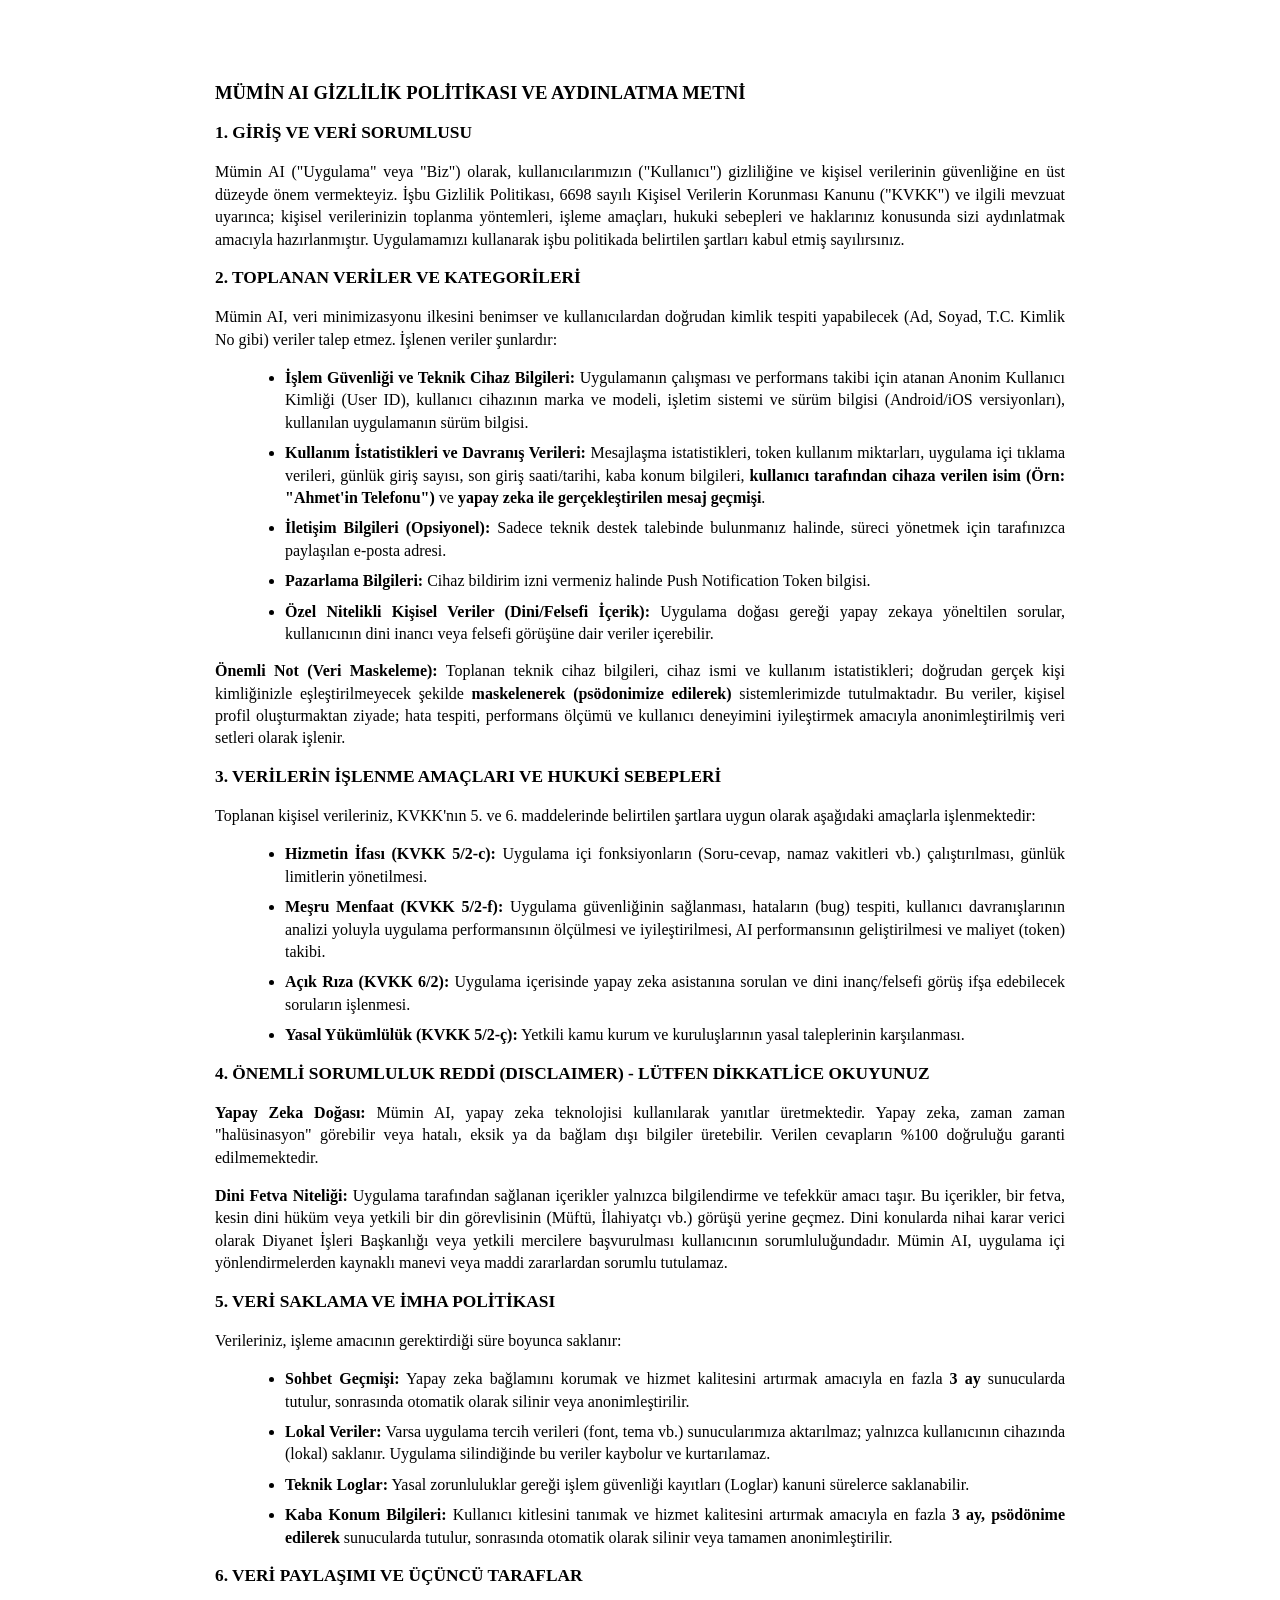
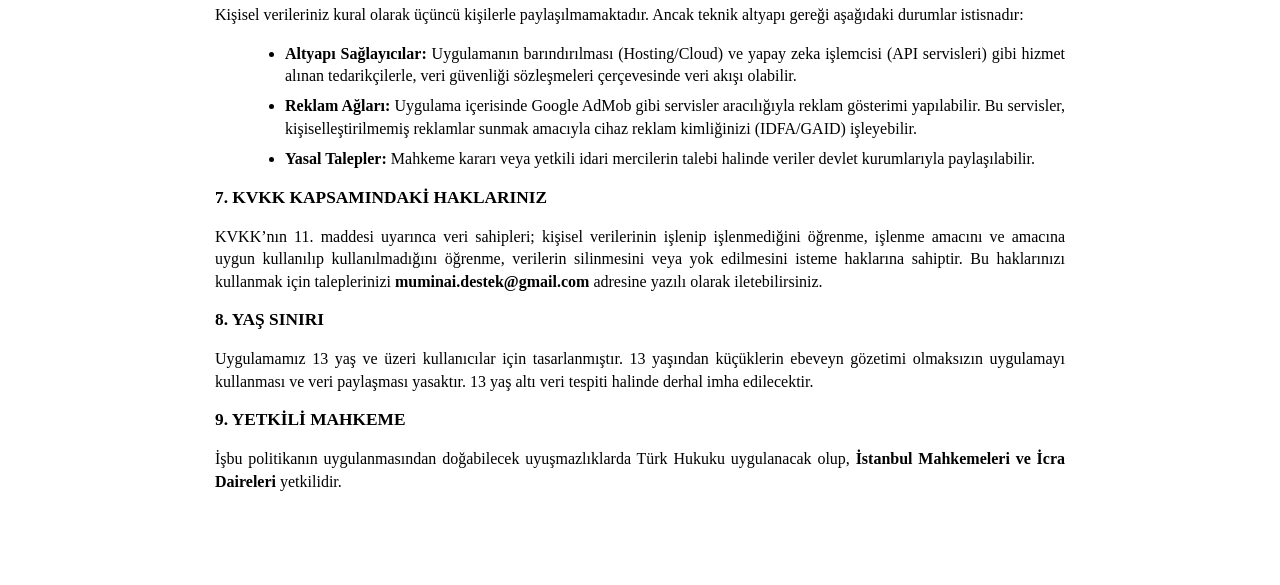
<file: privacy-policy.html>
<!DOCTYPE html>
<html lang="tr">
<head>
    <meta charset="UTF-8">
    <title>Mümin AI Gizlilik Politikası</title>
    <link rel="icon" type="image/png" href="/favicon.png" />
    <style>
        body {
            font-family: "Times New Roman", Times, serif;
            line-height: 1.4;
            color: #000;
            max-width: 850px;
            margin: 40px auto;
            padding: 40px;
            background-color: #fff;
        }

        .title {
            font-weight: bold;
            font-size: 14pt;
            margin-bottom: 5px;
            text-transform: uppercase;
        }

        .section-header {
            font-weight: bold;
            font-size: 13pt;
            margin-top: 15px;
            margin-bottom: 8px;
            text-transform: uppercase;
        }

        p {
            margin-bottom: 12px;
            text-align: justify;
            font-size: 12pt;
        }

        ul {
            list-style-type: disc;
            margin-left: 30px;
            margin-bottom: 15px;
        }

        li {
            margin-bottom: 8px;
            text-align: justify;
            font-size: 12pt;
        }

        .bold {
            font-weight: bold;
        }

        .note {
            margin-top: 15px;
        }
    </style>
</head>
<body>

    <div class="title">MÜMİN AI GİZLİLİK POLİTİKASI VE AYDINLATMA METNİ</div>

    <div class="section-header">1. GİRİŞ VE VERİ SORUMLUSU</div>
    <p>
        Mümin AI ("Uygulama" veya "Biz") olarak, kullanıcılarımızın ("Kullanıcı") gizliliğine ve kişisel verilerinin güvenliğine en üst düzeyde önem vermekteyiz. İşbu Gizlilik Politikası, 6698 sayılı Kişisel Verilerin Korunması Kanunu ("KVKK") ve ilgili mevzuat uyarınca; kişisel verilerinizin toplanma yöntemleri, işleme amaçları, hukuki sebepleri ve haklarınız konusunda sizi aydınlatmak amacıyla hazırlanmıştır. Uygulamamızı kullanarak işbu politikada belirtilen şartları kabul etmiş sayılırsınız.
    </p>

    <div class="section-header">2. TOPLANAN VERİLER VE KATEGORİLERİ</div>
    <p>
        Mümin AI, veri minimizasyonu ilkesini benimser ve kullanıcılardan doğrudan kimlik tespiti yapabilecek (Ad, Soyad, T.C. Kimlik No gibi) veriler talep etmez. İşlenen veriler şunlardır:
    </p>
    <ul>
        <li><span class="bold">İşlem Güvenliği ve Teknik Cihaz Bilgileri:</span> Uygulamanın çalışması ve performans takibi için atanan Anonim Kullanıcı Kimliği (User ID), kullanıcı cihazının marka ve modeli, işletim sistemi ve sürüm bilgisi (Android/iOS versiyonları), kullanılan uygulamanın sürüm bilgisi.</li>
        <li><span class="bold">Kullanım İstatistikleri ve Davranış Verileri:</span> Mesajlaşma istatistikleri, token kullanım miktarları, uygulama içi tıklama verileri, günlük giriş sayısı, son giriş saati/tarihi, kaba konum bilgileri, <span class="bold">kullanıcı tarafından cihaza verilen isim (Örn: "Ahmet'in Telefonu")</span> ve <span class="bold">yapay zeka ile gerçekleştirilen mesaj geçmişi</span>.</li>
        <li><span class="bold">İletişim Bilgileri (Opsiyonel):</span> Sadece teknik destek talebinde bulunmanız halinde, süreci yönetmek için tarafınızca paylaşılan e-posta adresi.</li>
        <li><span class="bold">Pazarlama Bilgileri:</span> Cihaz bildirim izni vermeniz halinde Push Notification Token bilgisi.</li>
        <li><span class="bold">Özel Nitelikli Kişisel Veriler (Dini/Felsefi İçerik):</span> Uygulama doğası gereği yapay zekaya yöneltilen sorular, kullanıcının dini inancı veya felsefi görüşüne dair veriler içerebilir.</li>
    </ul>

    <p class="note">
        <span class="bold">Önemli Not (Veri Maskeleme):</span> Toplanan teknik cihaz bilgileri, cihaz ismi ve kullanım istatistikleri; doğrudan gerçek kişi kimliğinizle eşleştirilmeyecek şekilde <span class="bold">maskelenerek (psödonimize edilerek)</span> sistemlerimizde tutulmaktadır. Bu veriler, kişisel profil oluşturmaktan ziyade; hata tespiti, performans ölçümü ve kullanıcı deneyimini iyileştirmek amacıyla anonimleştirilmiş veri setleri olarak işlenir.
    </p>

    <div class="section-header">3. VERİLERİN İŞLENME AMAÇLARI VE HUKUKİ SEBEPLERİ</div>
    <p>
        Toplanan kişisel verileriniz, KVKK'nın 5. ve 6. maddelerinde belirtilen şartlara uygun olarak aşağıdaki amaçlarla işlenmektedir:
    </p>
    <ul>
        <li><span class="bold">Hizmetin İfası (KVKK 5/2-c):</span> Uygulama içi fonksiyonların (Soru-cevap, namaz vakitleri vb.) çalıştırılması, günlük limitlerin yönetilmesi.</li>
        <li><span class="bold">Meşru Menfaat (KVKK 5/2-f):</span> Uygulama güvenliğinin sağlanması, hataların (bug) tespiti, kullanıcı davranışlarının analizi yoluyla uygulama performansının ölçülmesi ve iyileştirilmesi, AI performansının geliştirilmesi ve maliyet (token) takibi.</li>
        <li><span class="bold">Açık Rıza (KVKK 6/2):</span> Uygulama içerisinde yapay zeka asistanına sorulan ve dini inanç/felsefi görüş ifşa edebilecek soruların işlenmesi.</li>
        <li><span class="bold">Yasal Yükümlülük (KVKK 5/2-ç):</span> Yetkili kamu kurum ve kuruluşlarının yasal taleplerinin karşılanması.</li>
    </ul>

    <div class="section-header">4. ÖNEMLİ SORUMLULUK REDDİ (DISCLAIMER) - LÜTFEN DİKKATLİCE OKUYUNUZ</div>
    <p>
        <span class="bold">Yapay Zeka Doğası:</span> Mümin AI, yapay zeka teknolojisi kullanılarak yanıtlar üretmektedir. Yapay zeka, zaman zaman "halüsinasyon" görebilir veya hatalı, eksik ya da bağlam dışı bilgiler üretebilir. Verilen cevapların %100 doğruluğu garanti edilmemektedir.
    </p>
    <p>
        <span class="bold">Dini Fetva Niteliği:</span> Uygulama tarafından sağlanan içerikler yalnızca bilgilendirme ve tefekkür amacı taşır. Bu içerikler, bir fetva, kesin dini hüküm veya yetkili bir din görevlisinin (Müftü, İlahiyatçı vb.) görüşü yerine geçmez. Dini konularda nihai karar verici olarak Diyanet İşleri Başkanlığı veya yetkili mercilere başvurulması kullanıcının sorumluluğundadır. Mümin AI, uygulama içi yönlendirmelerden kaynaklı manevi veya maddi zararlardan sorumlu tutulamaz.
    </p>

    <div class="section-header">5. VERİ SAKLAMA VE İMHA POLİTİKASI</div>
    <p>Verileriniz, işleme amacının gerektirdiği süre boyunca saklanır:</p>
    <ul>
        <li><span class="bold">Sohbet Geçmişi:</span> Yapay zeka bağlamını korumak ve hizmet kalitesini artırmak amacıyla en fazla <span class="bold">3 ay</span> sunucularda tutulur, sonrasında otomatik olarak silinir veya anonimleştirilir.</li>
        <li><span class="bold">Lokal Veriler:</span> Varsa uygulama tercih verileri (font, tema vb.) sunucularımıza aktarılmaz; yalnızca kullanıcının cihazında (lokal) saklanır. Uygulama silindiğinde bu veriler kaybolur ve kurtarılamaz.</li>
        <li><span class="bold">Teknik Loglar:</span> Yasal zorunluluklar gereği işlem güvenliği kayıtları (Loglar) kanuni sürelerce saklanabilir.</li>
        <li><span class="bold">Kaba Konum Bilgileri:</span> Kullanıcı kitlesini tanımak ve hizmet kalitesini artırmak amacıyla en fazla <span class="bold">3 ay, psödönime edilerek</span> sunucularda tutulur, sonrasında otomatik olarak silinir veya tamamen anonimleştirilir.</li>
    </ul>

    <div class="section-header">6. VERİ PAYLAŞIMI VE ÜÇÜNCÜ TARAFLAR</div>
    <p>
        Kişisel verileriniz kural olarak üçüncü kişilerle paylaşılmamaktadır. Ancak teknik altyapı gereği aşağıdaki durumlar istisnadır:
    </p>
    <ul>
        <li><span class="bold">Altyapı Sağlayıcılar:</span> Uygulamanın barındırılması (Hosting/Cloud) ve yapay zeka işlemcisi (API servisleri) gibi hizmet alınan tedarikçilerle, veri güvenliği sözleşmeleri çerçevesinde veri akışı olabilir.</li>
        <li><span class="bold">Reklam Ağları:</span> Uygulama içerisinde Google AdMob gibi servisler aracılığıyla reklam gösterimi yapılabilir. Bu servisler, kişiselleştirilmemiş reklamlar sunmak amacıyla cihaz reklam kimliğinizi (IDFA/GAID) işleyebilir.</li>
        <li><span class="bold">Yasal Talepler:</span> Mahkeme kararı veya yetkili idari mercilerin talebi halinde veriler devlet kurumlarıyla paylaşılabilir.</li>
    </ul>

    <div class="section-header">7. KVKK KAPSAMINDAKİ HAKLARINIZ</div>
    <p>
        KVKK’nın 11. maddesi uyarınca veri sahipleri; kişisel verilerinin işlenip işlenmediğini öğrenme, işlenme amacını ve amacına uygun kullanılıp kullanılmadığını öğrenme, verilerin silinmesini veya yok edilmesini isteme haklarına sahiptir. Bu haklarınızı kullanmak için taleplerinizi <span class="bold">muminai.destek@gmail.com</span> adresine yazılı olarak iletebilirsiniz.
    </p>

    <div class="section-header">8. YAŞ SINIRI</div>
    <p>
        Uygulamamız 13 yaş ve üzeri kullanıcılar için tasarlanmıştır. 13 yaşından küçüklerin ebeveyn gözetimi olmaksızın uygulamayı kullanması ve veri paylaşması yasaktır. 13 yaş altı veri tespiti halinde derhal imha edilecektir.
    </p>

    <div class="section-header">9. YETKİLİ MAHKEME</div>
    <p>
        İşbu politikanın uygulanmasından doğabilecek uyuşmazlıklarda Türk Hukuku uygulanacak olup, <span class="bold">İstanbul Mahkemeleri ve İcra Daireleri</span> yetkilidir.
    </p>

    <script type="module">
      import { createClient } from "https://esm.sh/@supabase/supabase-js@2";

      const supabaseUrl = "https://ewxkgalpibbumalylmma.supabase.co";
      const supabaseAnonKey =
        "eyJhbGciOiJIUzI1NiIsInR5cCI6IkpXVCJ9.eyJpc3MiOiJzdXBhYmFzZSIsInJlZiI6ImV3eGtnYWxwaWJidW1hbHlsbW1hIiwicm9sZSI6ImFub24iLCJpYXQiOjE3NDk5ODY2MzUsImV4cCI6MjA2NTU2MjYzNX0.VVg1x3-m1bsuU2RpJgnGqUqACZ7FVdisdctjobGQ680";

      const supabase = createClient(supabaseUrl, supabaseAnonKey);

      (async () => {
        try {
          await supabase.from("website_visits").insert({ action: "open", page: "privacy-policy" });
        } catch {
          // no-op
        }
      })();
    </script>
</body>
</html>
</file>
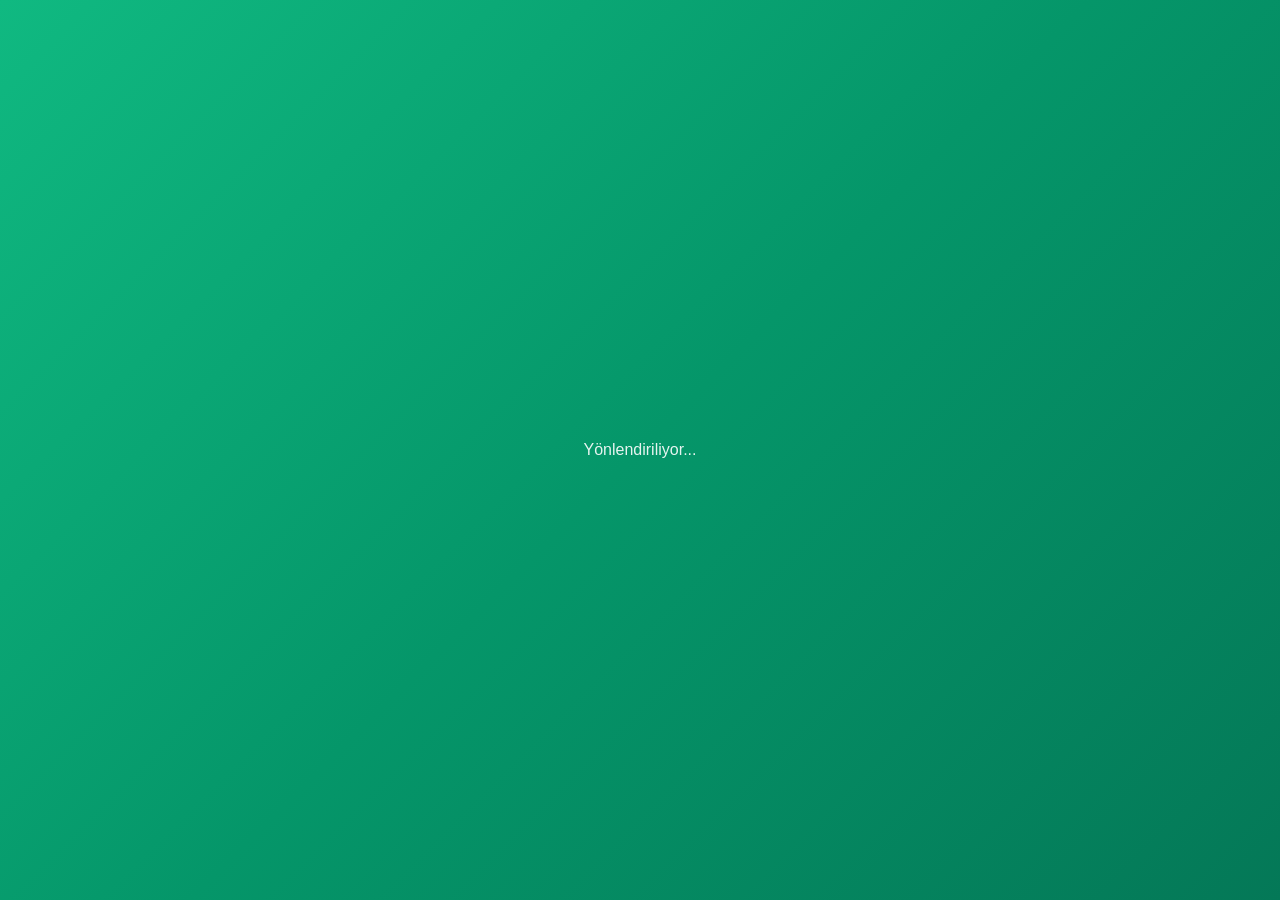
<file: redirect.html>
<!DOCTYPE html>
<html lang="tr">
<head>
  <meta charset="UTF-8" />
  <meta name="viewport" content="width=device-width, initial-scale=1.0" />
  <title>Mümin AI - İndir</title>
  <meta name="description" content="Mümin AI uygulamasını App Store ve Google Play'den indirin." />
  <link rel="icon" type="image/png" href="/favicon.png" />
  <style>
    * {
      margin: 0;
      padding: 0;
      box-sizing: border-box;
    }

    body {
      font-family: -apple-system, BlinkMacSystemFont, "Segoe UI", Roboto, "Helvetica Neue", Arial, sans-serif;
      background: linear-gradient(135deg, #10b981 0%, #059669 50%, #047857 100%);
      min-height: 100vh;
      display: flex;
      align-items: center;
      justify-content: center;
      padding: 20px;
      color: #ffffff;
    }

    .container {
      width: 100%;
      max-width: 500px;
      text-align: center;
      display: flex;
      flex-direction: column;
      justify-content: center;
      align-items: center;
    }

    .icon-wrapper {
      margin-bottom: 16px;
      animation: float 3s ease-in-out infinite;
    }

    @keyframes float {
      0%, 100% { transform: translateY(0px); }
      50% { transform: translateY(-10px); }
    }

    .icon-wrapper img {
      width: 120px;
      height: 120px;
      border-radius: 26px;
      box-shadow: 0 20px 60px rgba(0, 0, 0, 0.3);
    }

    .app-name {
      font-size: 36px;
      font-weight: 700;
      margin-bottom: 8px;
      letter-spacing: -0.5px;
    }

    .app-tagline {
      font-size: 16px;
      opacity: 0.9;
      margin-bottom: 48px;
      font-weight: 400;
    }

    .app-size {
      font-size: 13px;
      opacity: 0.75;
      margin-bottom: 8px;
      font-weight: 700;
      margin-top: -5px;
    }

    .download-buttons {
      display: flex;
      flex-direction: column;
      gap: 16px;
      margin-bottom: 32px;
      width: 80%;
    }

    .download-button {
      display: flex;
      align-items: center;
      justify-content: center;
      gap: 16px;
      padding: 20px 32px;
      background: #ffffff;
      color: #047857;
      text-decoration: none;
      border-radius: 16px;
      font-weight: 600;
      font-size: 18px;
      box-shadow: 0 8px 24px rgba(0, 0, 0, 0.2);
      transition: all 0.3s ease;
      border: 2px solid transparent;
    }

    .download-button:hover {
      transform: translateY(-4px);
      box-shadow: 0 12px 32px rgba(0, 0, 0, 0.3);
      border-color: rgba(255, 255, 255, 0.5);
    }

    .download-button:active {
      transform: translateY(-2px);
    }

    .download-button .icon {
      width: 32px;
      height: 32px;
      display: flex;
      align-items: center;
      justify-content: center;
      font-size: 24px;
      font-weight: 700;
      transform: scale(1.5);
    }

    .download-button .text {
      display: flex;
      flex-direction: column;
      align-items: flex-start;
      text-align: left;
    }

    .download-button .label {
      font-size: 12px;
      font-weight: 500;
      opacity: 0.7;
      text-transform: uppercase;
      letter-spacing: 0.5px;
      margin-bottom: 2px;
    }

    .download-button .store-name {
      font-size: 20px;
      font-weight: 700;
      line-height: 1.2;
    }

    .footer {
      margin-top: 40px;
      font-size: 12px;
      opacity: 0.8;
    }

    .footer a {
      color: #ffffff;
      text-decoration: none;
      margin: 0 8px;
    }

    .footer a:hover {
      text-decoration: underline;
    }

    @media (max-width: 480px) {
      .app-name {
        font-size: 28px;
      }

      .app-tagline {
        font-size: 14px;
        margin-bottom: 40px;
      }

      .app-size {
        font-size: 12px;
        margin-bottom: 8px;
      }

      .icon-wrapper img {
        width: 100px;
        height: 100px;
      }

      .download-button {
        padding: 18px 24px;
        font-size: 16px;
      }

      .download-button .store-name {
        font-size: 18px;
      }

      .download-button .icon {
        width: 28px;
        height: 28px;
        font-size: 20px;
      }
    }

    @media (max-width: 360px) {
      body {
        padding: 16px;
      }

      .app-name {
        font-size: 24px;
      }

      .download-button {
        padding: 16px 20px;
      }
    }
  </style>
</head>
<body>
  <div class="container">
    <p style="opacity: 0.9;">Yönlendiriliyor...</p>
  </div>
  <script type="module">
    import { createClient } from "https://esm.sh/@supabase/supabase-js@2";

    const ua = (navigator.userAgent || "").toLowerCase();
    const isAndroid = ua.includes("android");
    const isIOS = /iphone|ipad|ipod/i.test(ua);

    const supabaseUrl = "https://ewxkgalpibbumalylmma.supabase.co";
    const supabaseAnonKey =
      "eyJhbGciOiJIUzI1NiIsInR5cCI6IkpXVCJ9.eyJpc3MiOiJzdXBhYmFzZSIsInJlZiI6ImV3eGtnYWxwaWJidW1hbHlsbW1hIiwicm9sZSI6ImFub24iLCJpYXQiOjE3NDk5ODY2MzUsImV4cCI6MjA2NTU2MjYzNX0.VVg1x3-m1bsuU2RpJgnGqUqACZ7FVdisdctjobGQ680";

    const supabase = createClient(supabaseUrl, supabaseAnonKey);

    // Mobile -> respective store; non-mobile -> show both via download.html
    let targetUrl = "download.html";

    if (isAndroid) {
      targetUrl =
        "https://play.google.com/store/apps/details?id=com.anonymous.MuminAI&pcampaignid=web_share";
    } else if (isIOS) {
      targetUrl =
        "https://apps.apple.com/tr/app/m%25C3%25BCmin-ai/id6748532925";
    }

    // Try to log the redirect page open event, but always redirect.
    let didRedirect = false;
    const redirect = () => {
      if (didRedirect) return;
      didRedirect = true;
      window.location.replace(targetUrl);
    };

    supabase
      .from("website_visits")
      .insert({ action: "open", page: "redirect" })
      .then(() => redirect())
      .catch(() => redirect());

    // Fallback: even if Supabase is slow, redirect shortly after.
    setTimeout(redirect, 800);
  </script>
  <noscript>
    <a href="download.html" style="color: #ffffff;">Uygulamayı indir</a>
  </noscript>
</body>
</html>
</file>
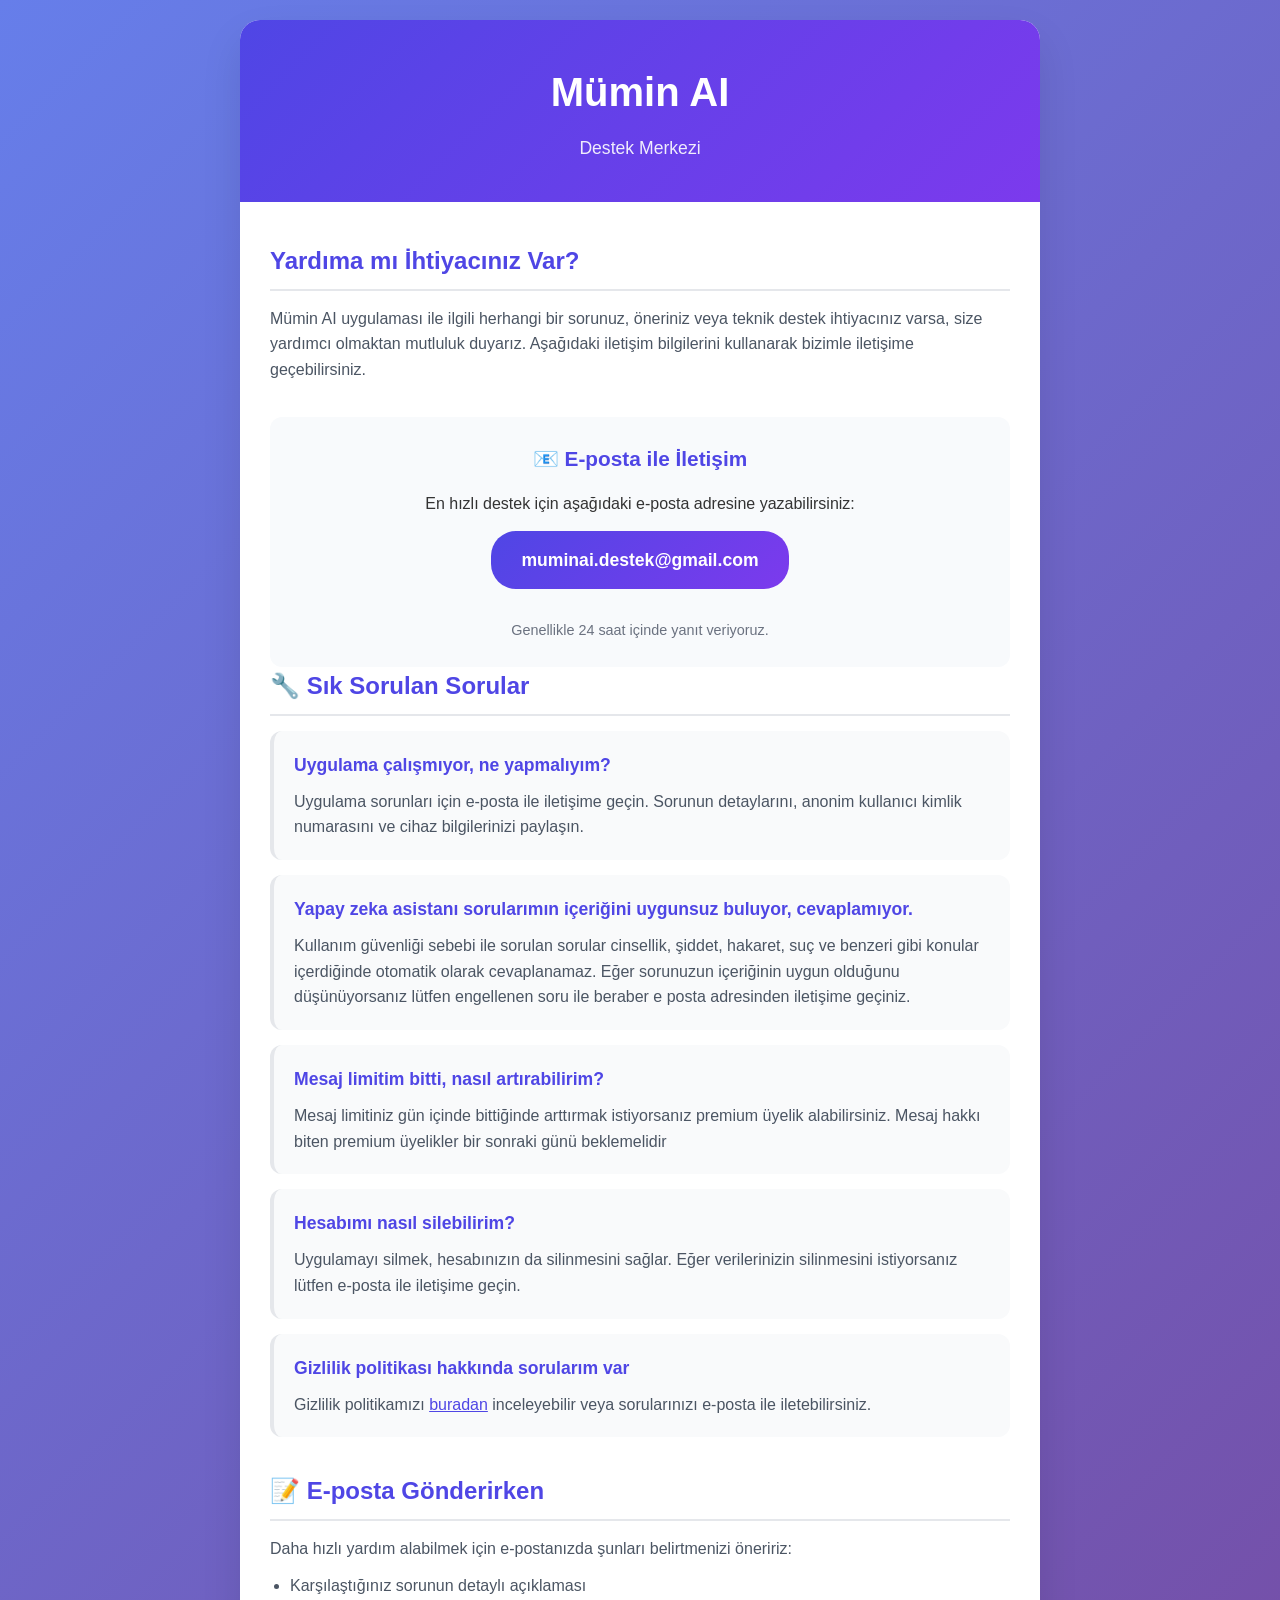
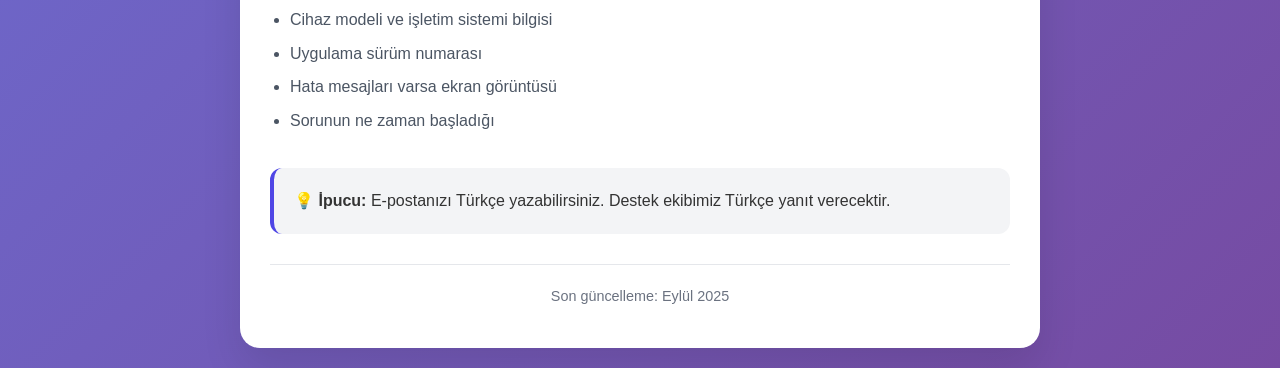
<file: support.html>
<!DOCTYPE html>
<html lang="tr">
<head>
    <meta charset="UTF-8">
    <meta name="viewport" content="width=device-width, initial-scale=1.0">
    <title>Mümin AI - Destek</title>
    <link rel="icon" type="image/png" href="/favicon.png" />
    <style>
        * {
            margin: 0;
            padding: 0;
            box-sizing: border-box;
        }
        
        body {
            font-family: -apple-system, BlinkMacSystemFont, 'Segoe UI', Roboto, Oxygen, Ubuntu, Cantarell, sans-serif;
            line-height: 1.6;
            color: #333;
            background: linear-gradient(135deg, #667eea 0%, #764ba2 100%);
            min-height: 100vh;
            padding: 20px;
        }
        
        .container {
            max-width: 800px;
            margin: 0 auto;
            background: white;
            border-radius: 20px;
            box-shadow: 0 20px 40px rgba(0,0,0,0.1);
            overflow: hidden;
        }
        
        .header {
            background: linear-gradient(135deg, #4f46e5 0%, #7c3aed 100%);
            color: white;
            padding: 40px 30px;
            text-align: center;
        }
        
        .header h1 {
            font-size: 2.5rem;
            margin-bottom: 10px;
            font-weight: 700;
        }
        
        .header p {
            font-size: 1.1rem;
            opacity: 0.9;
        }
        
        .content {
            padding: 40px 30px;
        }
        
        .section {
            margin-bottom: 35px;
        }
        
        .section h2 {
            color: #4f46e5;
            font-size: 1.5rem;
            margin-bottom: 15px;
            font-weight: 600;
            border-bottom: 2px solid #e5e7eb;
            padding-bottom: 8px;
        }
        
        .section p {
            margin-bottom: 12px;
            color: #4b5563;
        }
        
        .section ul {
            margin-left: 20px;
            margin-bottom: 12px;
        }
        
        .section li {
            margin-bottom: 8px;
            color: #4b5563;
        }
        
        .highlight {
            background: #f3f4f6;
            padding: 20px;
            border-radius: 12px;
            border-left: 4px solid #4f46e5;
            margin: 20px 0;
        }
        
        .highlight p {
            margin-bottom: 0;
            font-weight: 500;
        }
        
        .contact-info {
            background: #f8fafc;
            padding: 25px;
            border-radius: 12px;
            margin-top: 30px;
            text-align: center;
        }
        
        .contact-info h3 {
            color: #4f46e5;
            margin-bottom: 15px;
            font-size: 1.3rem;
        }
        
        .email-link {
            display: inline-block;
            background: linear-gradient(135deg, #4f46e5 0%, #7c3aed 100%);
            color: white;
            padding: 15px 30px;
            border-radius: 25px;
            text-decoration: none;
            font-weight: 600;
            font-size: 1.1rem;
            margin: 15px 0;
            transition: transform 0.2s ease, box-shadow 0.2s ease;
        }
        
        .email-link:hover {
            transform: translateY(-2px);
            box-shadow: 0 10px 20px rgba(79, 70, 229, 0.3);
        }
        
        .faq-item {
            background: #f9fafb;
            padding: 20px;
            border-radius: 12px;
            margin-bottom: 15px;
            border-left: 4px solid #e5e7eb;
        }
        
        .faq-item h4 {
            color: #4f46e5;
            margin-bottom: 10px;
            font-size: 1.1rem;
        }
        
        .faq-item p {
            margin-bottom: 0;
            color: #4b5563;
        }
        
        .last-updated {
            text-align: center;
            color: #6b7280;
            font-size: 0.9rem;
            margin-top: 30px;
            padding-top: 20px;
            border-top: 1px solid #e5e7eb;
        }
        
        @media (max-width: 768px) {
            .container {
                margin: 10px;
                border-radius: 15px;
            }
            
            .header {
                padding: 30px 20px;
            }
            
            .header h1 {
                font-size: 2rem;
            }
            
            .content {
                padding: 30px 20px;
            }
            
            .email-link {
                padding: 12px 25px;
                font-size: 1rem;
            }
        }
    </style>
</head>
<body>
    <div class="container">
        <div class="header">
            <h1>Mümin AI</h1>
            <p>Destek Merkezi</p>
        </div>
        
        <div class="content">
            <div class="section">
                <h2>Yardıma mı İhtiyacınız Var?</h2>
                <p>Mümin AI uygulaması ile ilgili herhangi bir sorunuz, öneriniz veya teknik destek ihtiyacınız varsa, size yardımcı olmaktan mutluluk duyarız. Aşağıdaki iletişim bilgilerini kullanarak bizimle iletişime geçebilirsiniz.</p>
            </div>
            
            <div class="contact-info">
                <h3>📧 E-posta ile İletişim</h3>
                <p>En hızlı destek için aşağıdaki e-posta adresine yazabilirsiniz:</p>
                <a href="mailto:muminai.destek@gmail.com" class="email-link">
                    muminai.destek@gmail.com
                </a>
                <p style="margin-top: 15px; font-size: 0.9rem; color: #6b7280;">
                    Genellikle 24 saat içinde yanıt veriyoruz.
                </p>
            </div>
            
            <div class="section">
                <h2>🔧 Sık Sorulan Sorular</h2>
                
                <div class="faq-item">
                    <h4>Uygulama çalışmıyor, ne yapmalıyım?</h4>
                    <p>Uygulama sorunları için e-posta ile iletişime geçin. Sorunun detaylarını, anonim kullanıcı kimlik numarasını ve cihaz bilgilerinizi paylaşın.</p>
                </div>
                
                <div class="faq-item">
                    <h4>Yapay zeka asistanı sorularımın içeriğini uygunsuz buluyor, cevaplamıyor.</h4>
                    <p>Kullanım güvenliği sebebi ile sorulan sorular cinsellik, şiddet, hakaret, suç ve benzeri gibi konular içerdiğinde otomatik olarak cevaplanamaz. Eğer sorunuzun içeriğinin uygun olduğunu düşünüyorsanız lütfen engellenen soru ile beraber e posta adresinden iletişime geçiniz.</p>
                </div>

                <div class="faq-item">
                    <h4>Mesaj limitim bitti, nasıl artırabilirim?</h4>
                    <p>Mesaj limitiniz gün içinde bittiğinde arttırmak istiyorsanız premium üyelik alabilirsiniz. Mesaj hakkı biten premium üyelikler bir sonraki günü beklemelidir</p>
                </div>
                
                <div class="faq-item">
                    <h4>Hesabımı nasıl silebilirim?</h4>
                    <p>Uygulamayı silmek, hesabınızın da silinmesini sağlar. Eğer verilerinizin silinmesini istiyorsanız lütfen e-posta ile iletişime geçin.</p>
                </div>
                
                <div class="faq-item">
                    <h4>Gizlilik politikası hakkında sorularım var</h4>
                    <p>Gizlilik politikamızı <a href="privacy-policy.html" download style="color: #4f46e5;">buradan</a> inceleyebilir veya sorularınızı e-posta ile iletebilirsiniz.</p>
                </div>
            </div>
            
            <div class="section">
                <h2>📝 E-posta Gönderirken</h2>
                <p>Daha hızlı yardım alabilmek için e-postanızda şunları belirtmenizi öneririz:</p>
                <ul>
                    <li>Karşılaştığınız sorunun detaylı açıklaması</li>
                    <li>Cihaz modeli ve işletim sistemi bilgisi</li>
                    <li>Uygulama sürüm numarası</li>
                    <li>Hata mesajları varsa ekran görüntüsü</li>
                    <li>Sorunun ne zaman başladığı</li>
                </ul>
            </div>
            
            <div class="highlight">
                <p><strong>💡 İpucu:</strong> E-postanızı Türkçe yazabilirsiniz. Destek ekibimiz Türkçe yanıt verecektir.</p>
            </div>
            
            <div class="last-updated">
                <p>Son güncelleme: Eylül 2025</p>
            </div>
        </div>
    </div>

    <script type="module">
        import { createClient } from "https://esm.sh/@supabase/supabase-js@2";

        const supabaseUrl = "https://ewxkgalpibbumalylmma.supabase.co";
        const supabaseAnonKey =
            "eyJhbGciOiJIUzI1NiIsInR5cCI6IkpXVCJ9.eyJpc3MiOiJzdXBhYmFzZSIsInJlZiI6ImV3eGtnYWxwaWJidW1hbHlsbW1hIiwicm9sZSI6ImFub24iLCJpYXQiOjE3NDk5ODY2MzUsImV4cCI6MjA2NTU2MjYzNX0.VVg1x3-m1bsuU2RpJgnGqUqACZ7FVdisdctjobGQ680";

        const supabase = createClient(supabaseUrl, supabaseAnonKey);

        (async () => {
            try {
                await supabase.from("website_visits").insert({ action: "open", page: "support" });
            } catch {
                // no-op
            }
        })();
    </script>
</body>
</html>
</file>
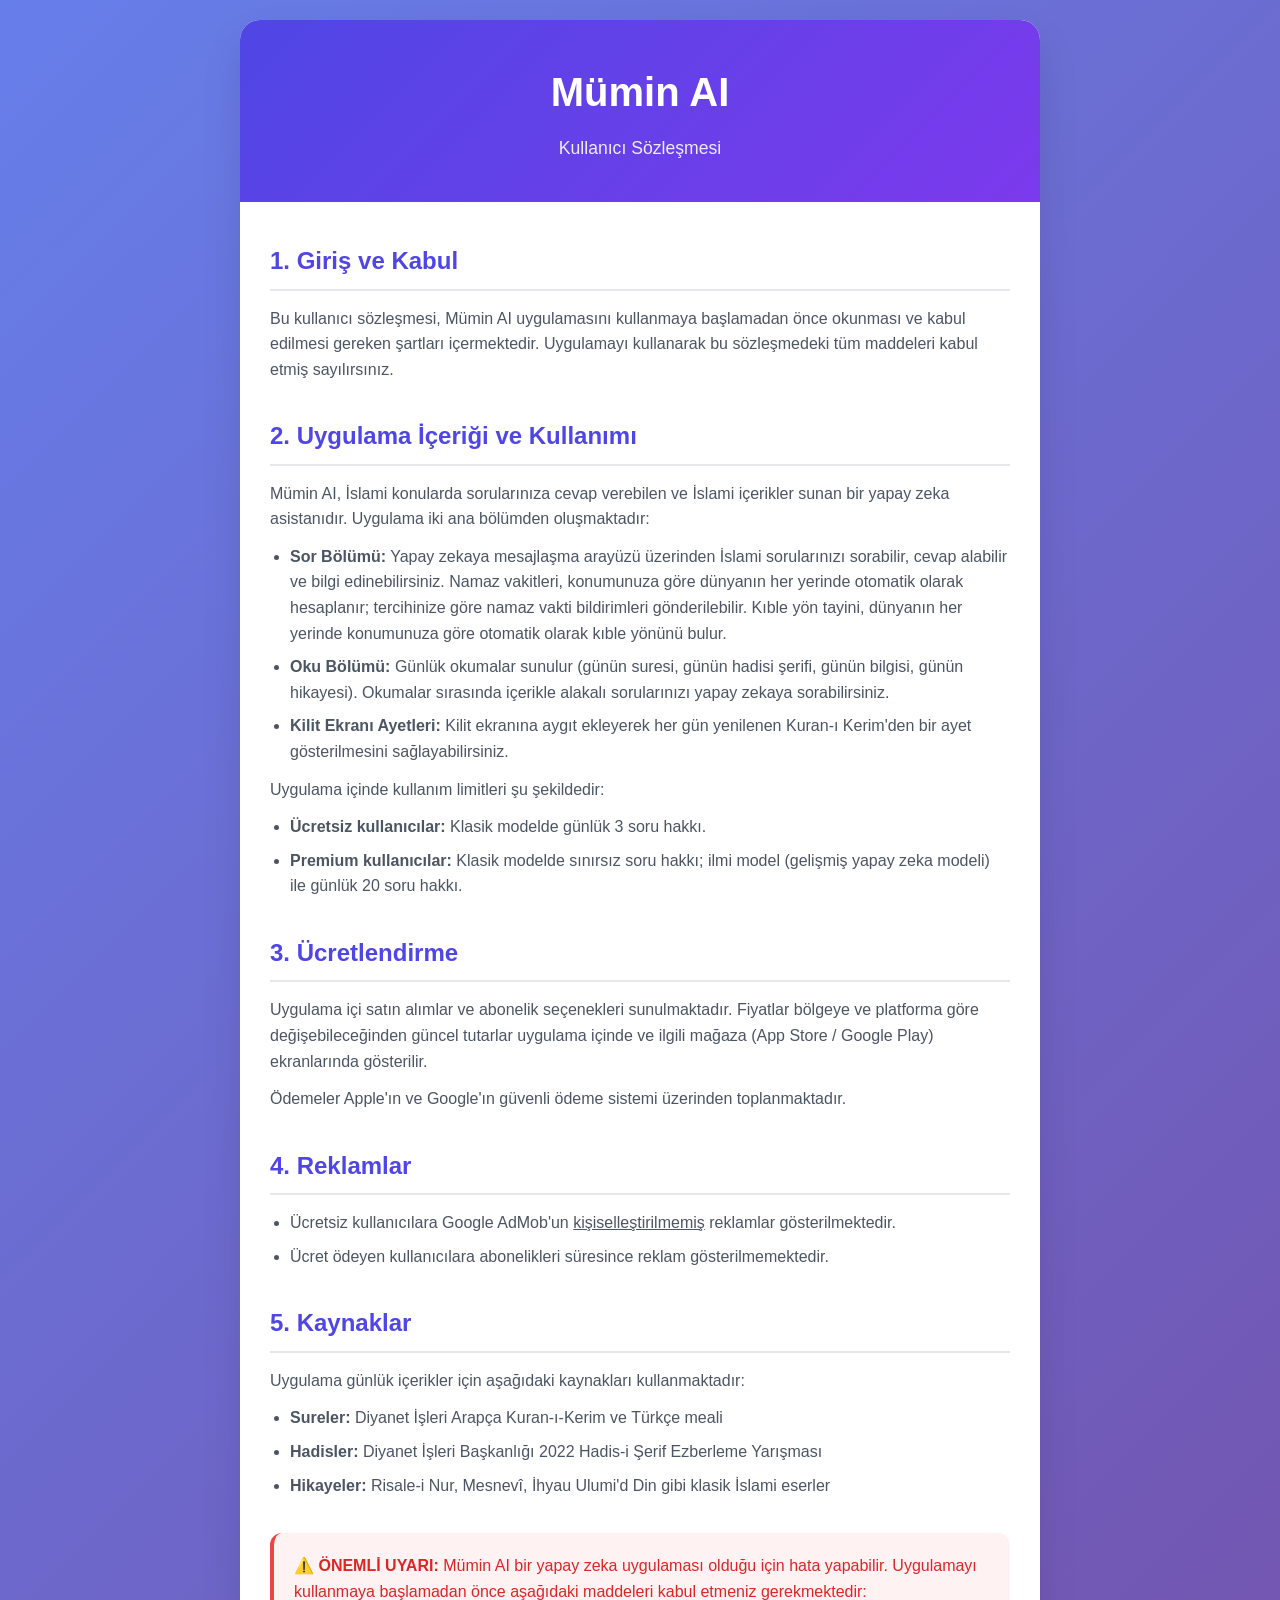
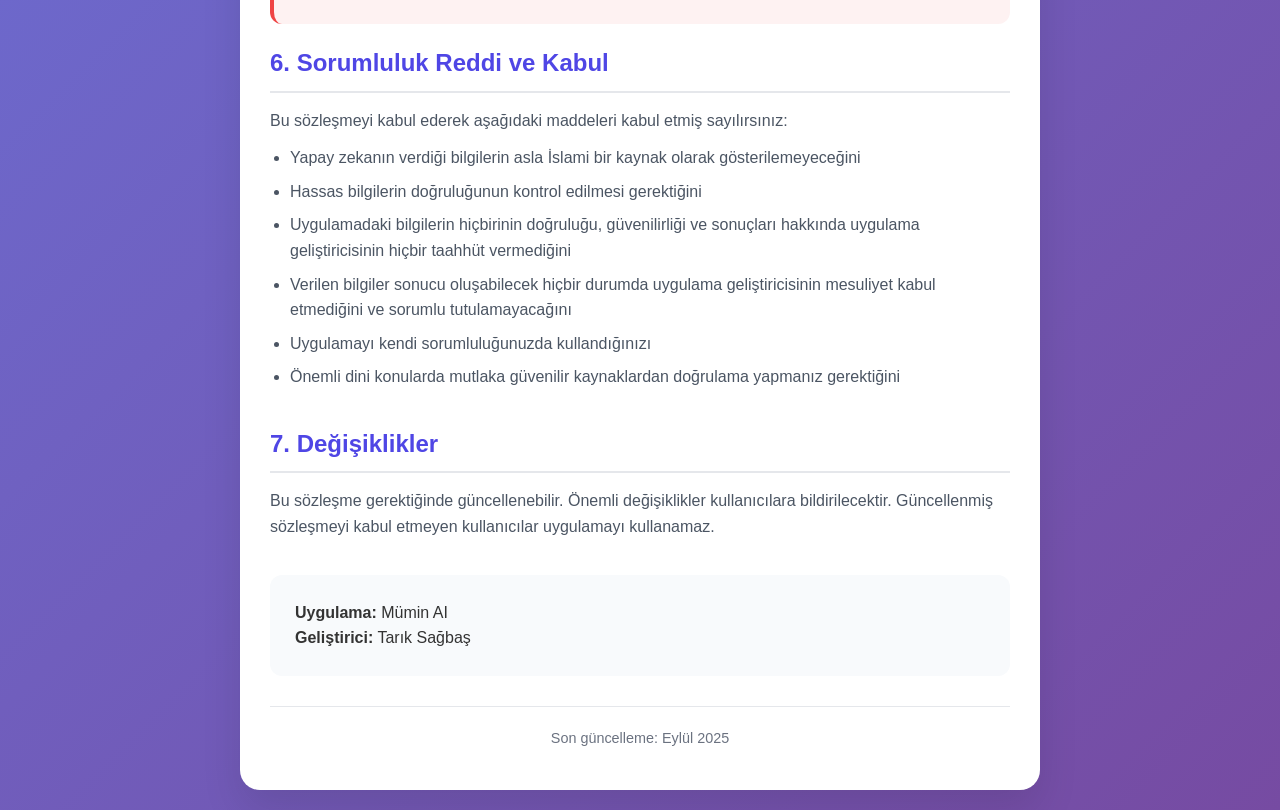
<file: user-agreement.html>
<!DOCTYPE html>
<html lang="tr">
<head>
    <meta charset="UTF-8">
    <meta name="viewport" content="width=device-width, initial-scale=1.0">
    <title>Mümin AI - Kullanıcı Sözleşmesi</title>
    <link rel="icon" type="image/png" href="/favicon.png" />
    <style>
        * {
            margin: 0;
            padding: 0;
            box-sizing: border-box;
        }
        
        body {
            font-family: -apple-system, BlinkMacSystemFont, 'Segoe UI', Roboto, Oxygen, Ubuntu, Cantarell, sans-serif;
            line-height: 1.6;
            color: #333;
            background: linear-gradient(135deg, #667eea 0%, #764ba2 100%);
            min-height: 100vh;
            padding: 20px;
        }
        
        .container {
            max-width: 800px;
            margin: 0 auto;
            background: white;
            border-radius: 20px;
            box-shadow: 0 20px 40px rgba(0,0,0,0.1);
            overflow: hidden;
        }
        
        .header {
            background: linear-gradient(135deg, #4f46e5 0%, #7c3aed 100%);
            color: white;
            padding: 40px 30px;
            text-align: center;
        }
        
        .header h1 {
            font-size: 2.5rem;
            margin-bottom: 10px;
            font-weight: 700;
        }
        
        .header p {
            font-size: 1.1rem;
            opacity: 0.9;
        }
        
        .content {
            padding: 40px 30px;
        }
        
        .section {
            margin-bottom: 35px;
        }
        
        .section h2 {
            color: #4f46e5;
            font-size: 1.5rem;
            margin-bottom: 15px;
            font-weight: 600;
            border-bottom: 2px solid #e5e7eb;
            padding-bottom: 8px;
        }
        
        .section p {
            margin-bottom: 12px;
            color: #4b5563;
        }
        
        .section ul {
            margin-left: 20px;
            margin-bottom: 12px;
        }
        
        .section li {
            margin-bottom: 8px;
            color: #4b5563;
        }
        
        .highlight {
            background: #f3f4f6;
            padding: 20px;
            border-radius: 12px;
            border-left: 4px solid #4f46e5;
            margin: 20px 0;
        }
        
        .highlight p {
            margin-bottom: 0;
            font-weight: 500;
        }
        
        .warning {
            background: #fef2f2;
            padding: 20px;
            border-radius: 12px;
            border-left: 4px solid #ef4444;
            margin: 20px 0;
        }
        
        .warning p {
            margin-bottom: 0;
            font-weight: 500;
            color: #dc2626;
        }
        
        .contact-info {
            background: #f8fafc;
            padding: 25px;
            border-radius: 12px;
            margin-top: 30px;
        }
        
        .contact-info h3 {
            color: #4f46e5;
            margin-bottom: 15px;
        }
        
        .last-updated {
            text-align: center;
            color: #6b7280;
            font-size: 0.9rem;
            margin-top: 30px;
            padding-top: 20px;
            border-top: 1px solid #e5e7eb;
        }
        
        @media (max-width: 768px) {
            .container {
                margin: 10px;
                border-radius: 15px;
            }
            
            .header {
                padding: 30px 20px;
            }
            
            .header h1 {
                font-size: 2rem;
            }
            
            .content {
                padding: 30px 20px;
            }
        }
    </style>
</head>
<body>
    <div class="container">
        <div class="header">
            <h1>Mümin AI</h1>
            <p>Kullanıcı Sözleşmesi</p>
        </div>
        
        <div class="content">
            <div class="section">
                <h2>1. Giriş ve Kabul</h2>
                <p>Bu kullanıcı sözleşmesi, Mümin AI uygulamasını kullanmaya başlamadan önce okunması ve kabul edilmesi gereken şartları içermektedir. Uygulamayı kullanarak bu sözleşmedeki tüm maddeleri kabul etmiş sayılırsınız.</p>
            </div>
            
            <div class="section">
                <h2>2. Uygulama İçeriği ve Kullanımı</h2>
                <p>Mümin AI, İslami konularda sorularınıza cevap verebilen ve İslami içerikler sunan bir yapay zeka asistanıdır. Uygulama iki ana bölümden oluşmaktadır:</p>
                <ul>
                    <li><strong>Sor Bölümü:</strong> Yapay zekaya mesajlaşma arayüzü üzerinden İslami sorularınızı sorabilir, cevap alabilir ve bilgi edinebilirsiniz. Namaz vakitleri, konumunuza göre dünyanın her yerinde otomatik olarak hesaplanır; tercihinize göre namaz vakti bildirimleri gönderilebilir. Kıble yön tayini, dünyanın her yerinde konumunuza göre otomatik olarak kıble yönünü bulur.</li>
                    <li><strong>Oku Bölümü:</strong> Günlük okumalar sunulur (günün suresi, günün hadisi şerifi, günün bilgisi, günün hikayesi). Okumalar sırasında içerikle alakalı sorularınızı yapay zekaya sorabilirsiniz.</li>
                    <li><strong>Kilit Ekranı Ayetleri:</strong> Kilit ekranına aygıt ekleyerek her gün yenilenen Kuran-ı Kerim'den bir ayet gösterilmesini sağlayabilirsiniz.</li>
                </ul>
                <p>Uygulama içinde kullanım limitleri şu şekildedir:</p>
                <ul>
                    <li><strong>Ücretsiz kullanıcılar:</strong> Klasik modelde günlük 3 soru hakkı.</li>
                    <li><strong>Premium kullanıcılar:</strong> Klasik modelde sınırsız soru hakkı; ilmi model (gelişmiş yapay zeka modeli) ile günlük 20 soru hakkı.</li>
                </ul>
            </div>
            
            <div class="section">
                <h2>3. Ücretlendirme</h2>
                <p>Uygulama içi satın alımlar ve abonelik seçenekleri sunulmaktadır. Fiyatlar bölgeye ve platforma göre değişebileceğinden güncel tutarlar uygulama içinde ve ilgili mağaza (App Store / Google Play) ekranlarında gösterilir.</p>
                <p>Ödemeler Apple'ın ve Google'ın güvenli ödeme sistemi üzerinden toplanmaktadır.</p>
            </div>
            
            <div class="section">
                <h2>4. Reklamlar</h2>
                <ul>
                    <li>Ücretsiz kullanıcılara Google AdMob'un <u>kişiselleştirilmemiş</u> reklamlar gösterilmektedir.</li>
                    <li>Ücret ödeyen kullanıcılara abonelikleri süresince reklam gösterilmemektedir.</li>
                </ul>
            </div>
            
            <div class="section">
                <h2>5. Kaynaklar</h2>
                <p>Uygulama günlük içerikler için aşağıdaki kaynakları kullanmaktadır:</p>
                <ul>
                    <li><strong>Sureler:</strong> Diyanet İşleri Arapça Kuran-ı-Kerim ve Türkçe meali</li>
                    <li><strong>Hadisler:</strong> Diyanet İşleri Başkanlığı 2022 Hadis-i Şerif Ezberleme Yarışması</li>
                    <li><strong>Hikayeler:</strong> Risale-i Nur, Mesnevî, İhyau Ulumi'd Din gibi klasik İslami eserler</li>
                </ul>
            </div>
            
            <div class="warning">
                <p><strong>⚠️ ÖNEMLİ UYARI:</strong> Mümin AI bir yapay zeka uygulaması olduğu için hata yapabilir. Uygulamayı kullanmaya başlamadan önce aşağıdaki maddeleri kabul etmeniz gerekmektedir:</p>
            </div>
            
            <div class="section">
                <h2>6. Sorumluluk Reddi ve Kabul</h2>
                <p>Bu sözleşmeyi kabul ederek aşağıdaki maddeleri kabul etmiş sayılırsınız:</p>
                <ul>
                    <li>Yapay zekanın verdiği bilgilerin asla İslami bir kaynak olarak gösterilemeyeceğini</li>
                    <li>Hassas bilgilerin doğruluğunun kontrol edilmesi gerektiğini</li>
                    <li>Uygulamadaki bilgilerin hiçbirinin doğruluğu, güvenilirliği ve sonuçları hakkında uygulama geliştiricisinin hiçbir taahhüt vermediğini</li>
                    <li>Verilen bilgiler sonucu oluşabilecek hiçbir durumda uygulama geliştiricisinin mesuliyet kabul etmediğini ve sorumlu tutulamayacağını</li>
                    <li>Uygulamayı kendi sorumluluğunuzda kullandığınızı</li>
                    <li>Önemli dini konularda mutlaka güvenilir kaynaklardan doğrulama yapmanız gerektiğini</li>
                </ul>
            </div>
            
            <div class="section">
                <h2>7. Değişiklikler</h2>
                <p>Bu sözleşme gerektiğinde güncellenebilir. Önemli değişiklikler kullanıcılara bildirilecektir. Güncellenmiş sözleşmeyi kabul etmeyen kullanıcılar uygulamayı kullanamaz.</p>
            </div>
            
            <div class="contact-info">
                <p><strong>Uygulama:</strong> Mümin AI</p>
                <p><strong>Geliştirici:</strong> Tarık Sağbaş</p>
            </div>
            
            <div class="last-updated">
                <p>Son güncelleme: Eylül 2025</p>
            </div>
        </div>
    </div>

    <script type="module">
        import { createClient } from "https://esm.sh/@supabase/supabase-js@2";

        const supabaseUrl = "https://ewxkgalpibbumalylmma.supabase.co";
        const supabaseAnonKey =
            "eyJhbGciOiJIUzI1NiIsInR5cCI6IkpXVCJ9.eyJpc3MiOiJzdXBhYmFzZSIsInJlZiI6ImV3eGtnYWxwaWJidW1hbHlsbW1hIiwicm9sZSI6ImFub24iLCJpYXQiOjE3NDk5ODY2MzUsImV4cCI6MjA2NTU2MjYzNX0.VVg1x3-m1bsuU2RpJgnGqUqACZ7FVdisdctjobGQ680";

        const supabase = createClient(supabaseUrl, supabaseAnonKey);

        (async () => {
            try {
                await supabase.from("website_visits").insert({ action: "open", page: "user-agreement" });
            } catch {
                // no-op
            }
        })();
    </script>
</body>
</html>
</file>
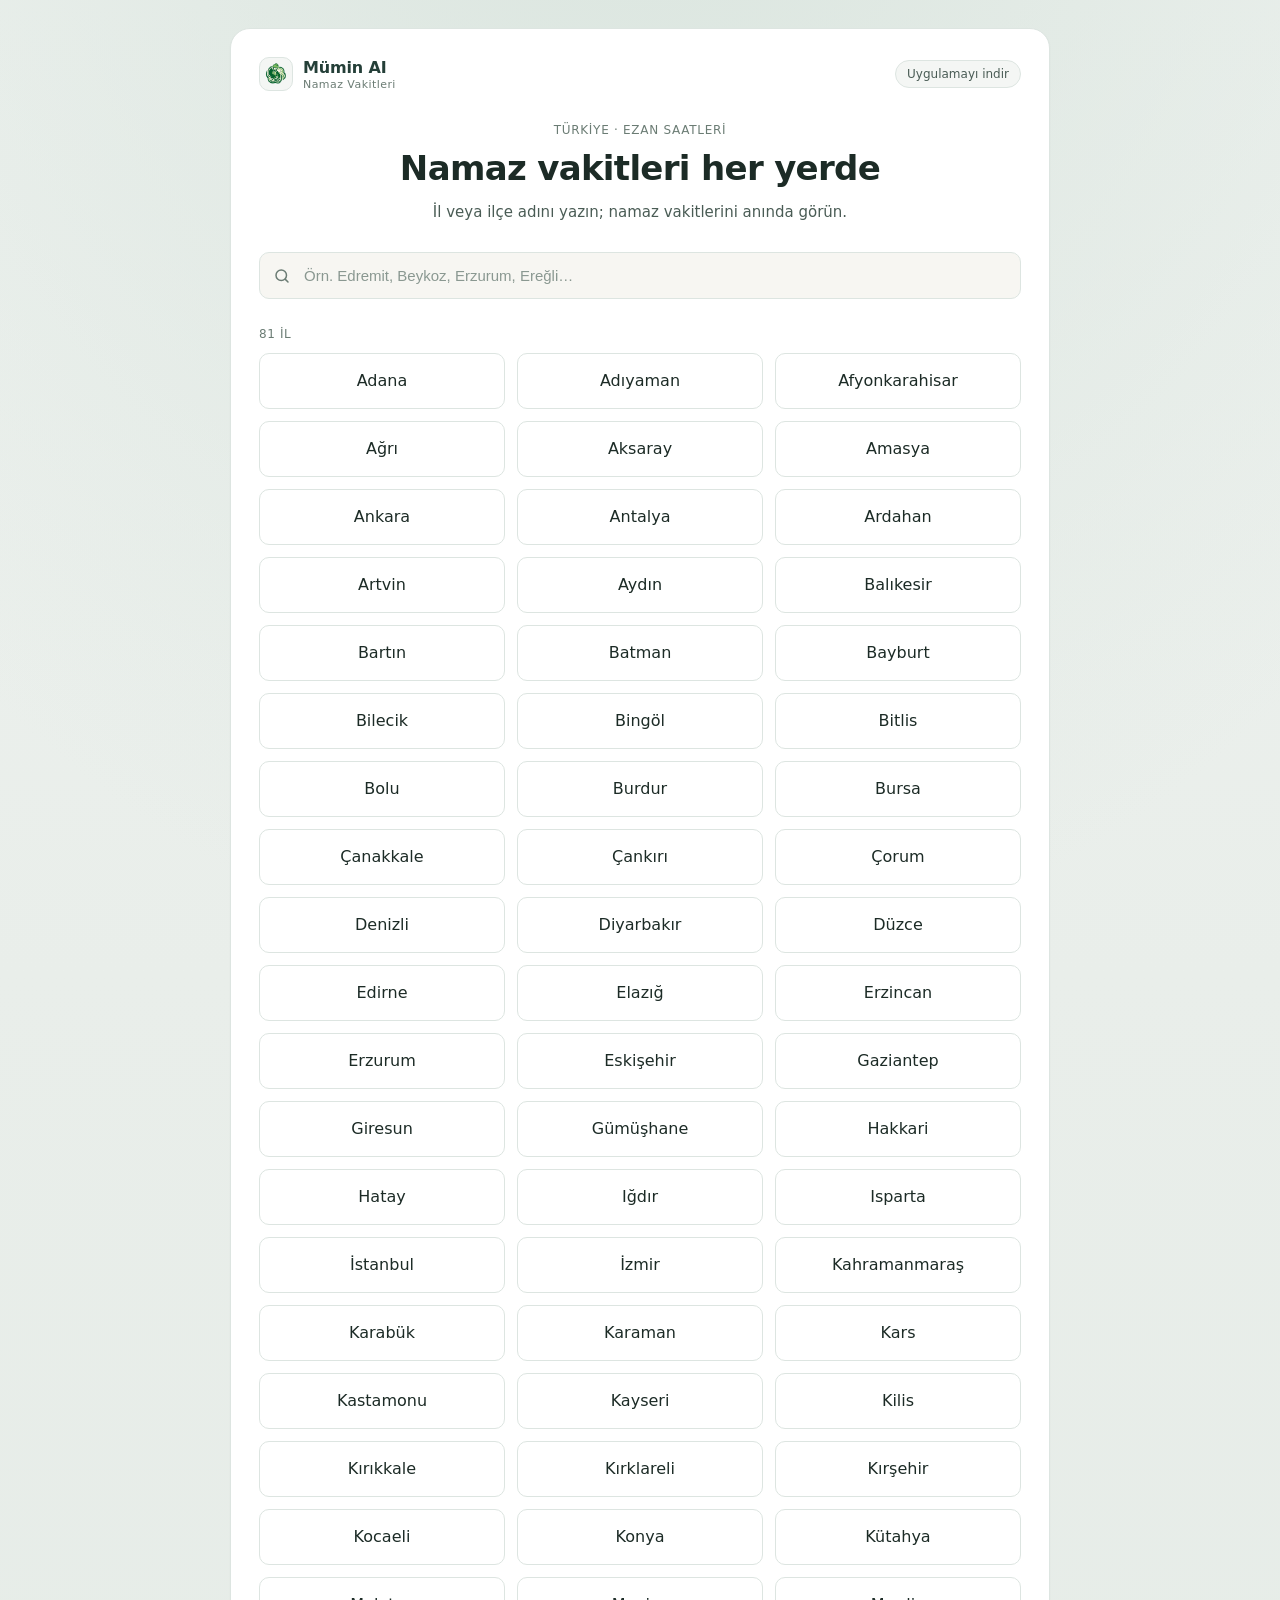
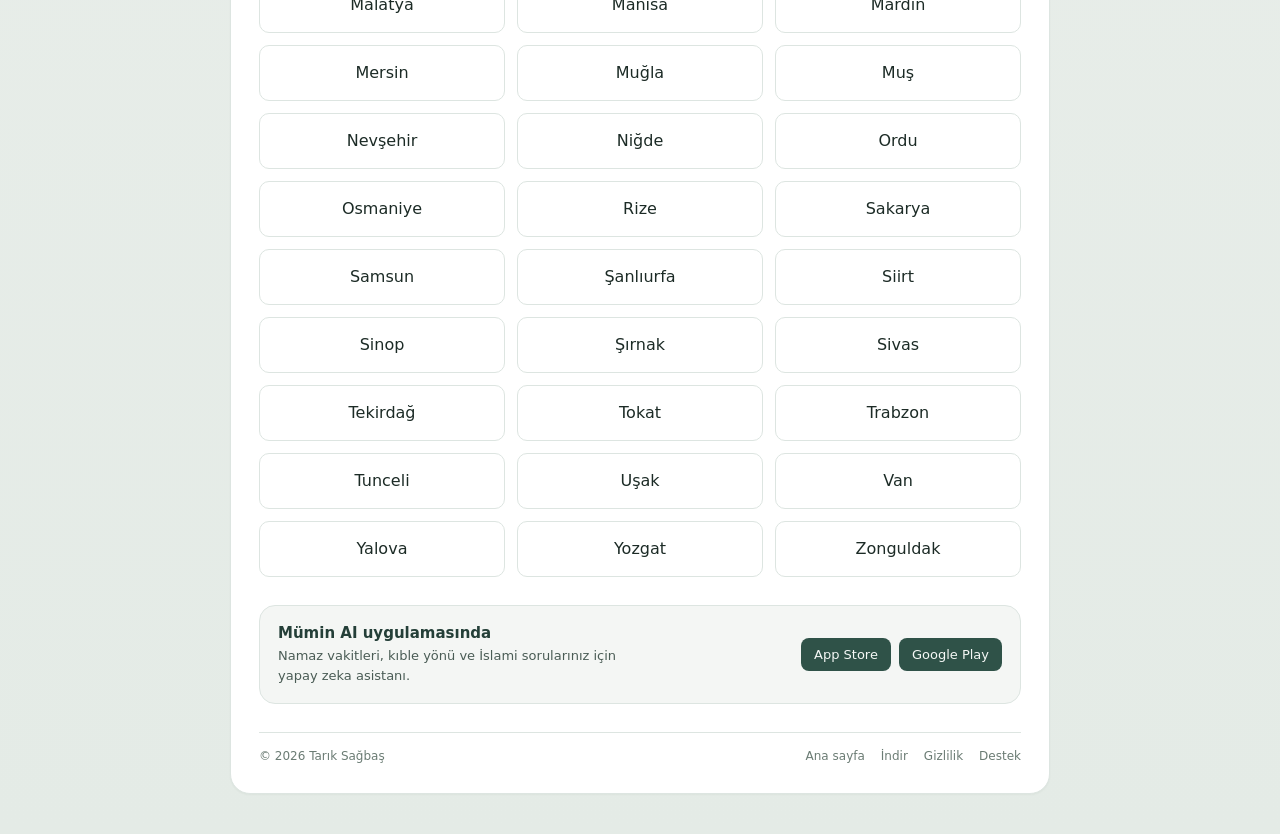
<file: namaz-vakitleri/ilce.html>
<!DOCTYPE html>
<html lang="tr">
<head>
  <meta charset="UTF-8" />
  <title>Yönlendiriliyor…</title>
  <link rel="icon" type="image/png" href="/favicon.png" />
  <script>
    const q = new URLSearchParams(location.search);
    const city = q.get("city");
    const district = q.get("district");
    if (city && district && city !== district) {
      location.replace(`/namaz-vakitleri/${encodeURIComponent(city)}/${encodeURIComponent(district)}/`);
    } else if (city) {
      location.replace(`/namaz-vakitleri/${encodeURIComponent(city)}/`);
    } else {
      location.replace("/namaz-vakitleri/");
    }
  </script>
</head>
<body><p><a href="/namaz-vakitleri/">Namaz vakitleri</a></p></body>
</html>
</file>
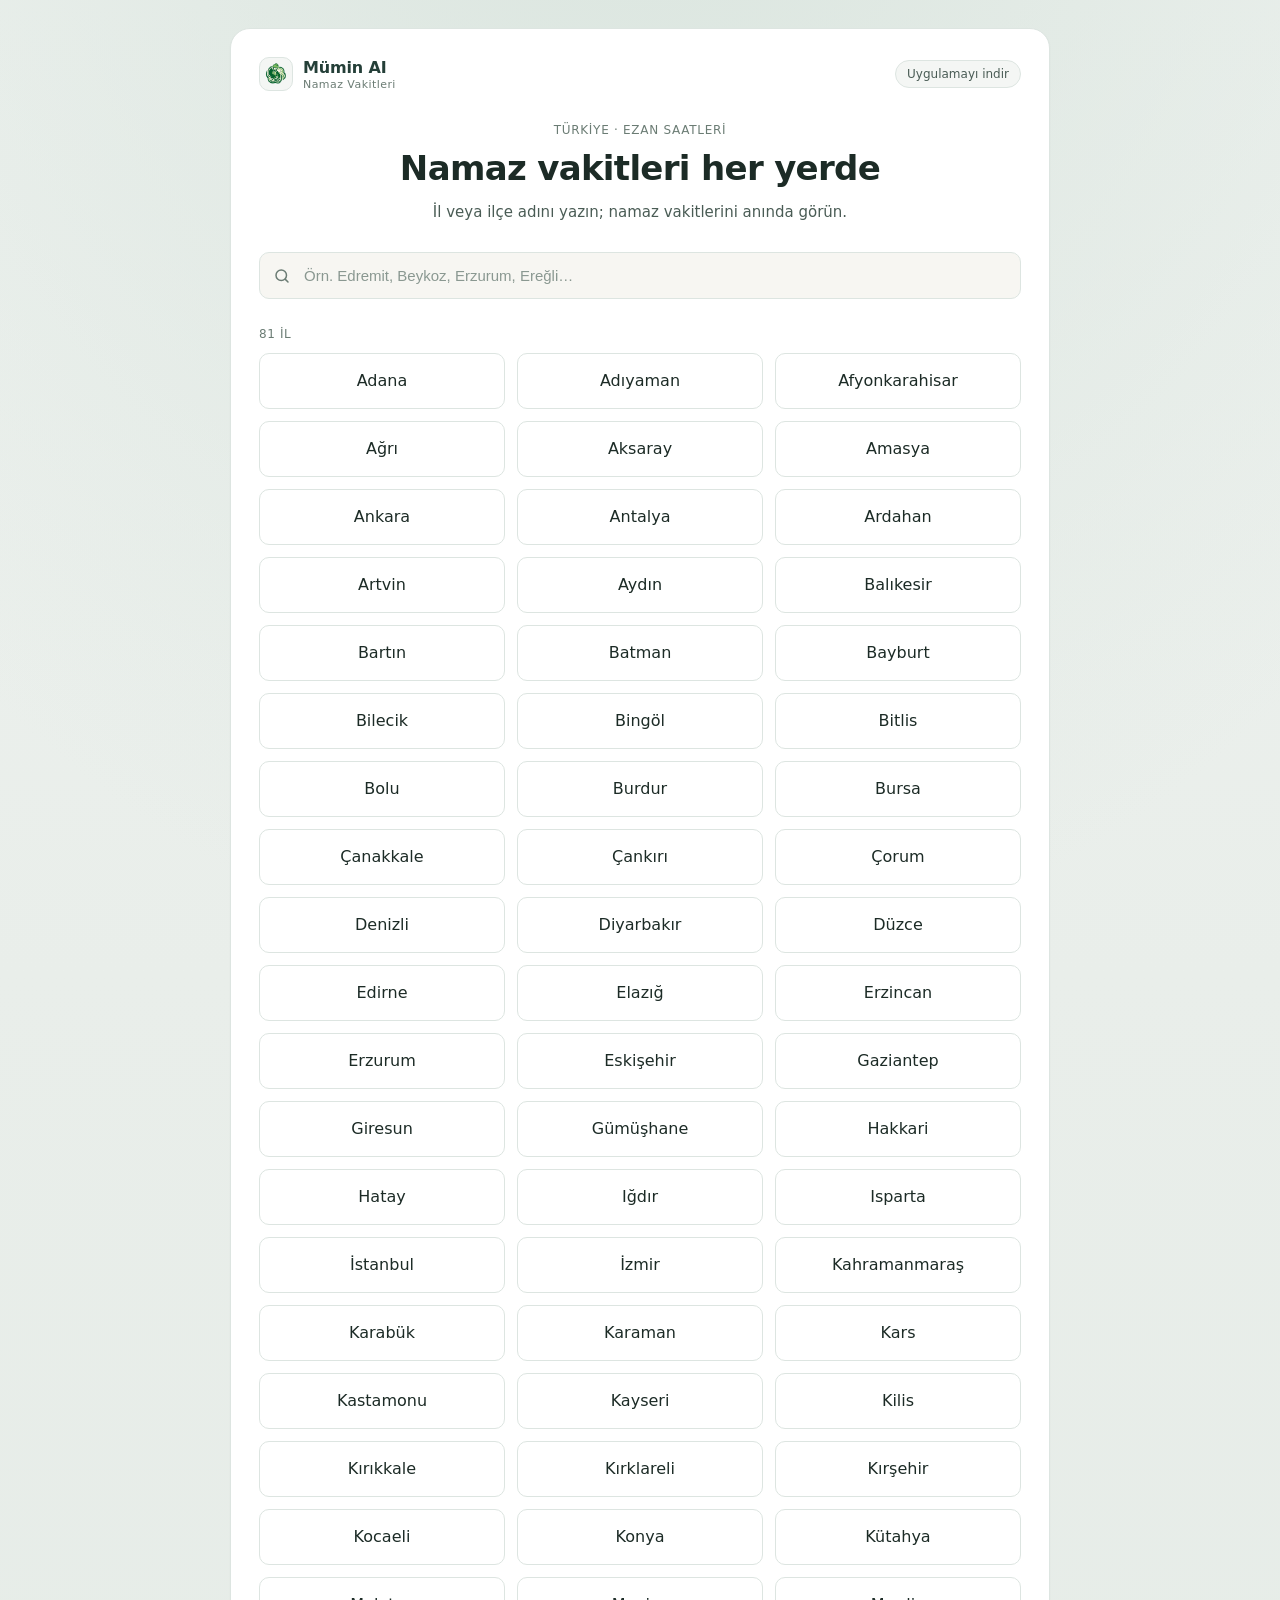
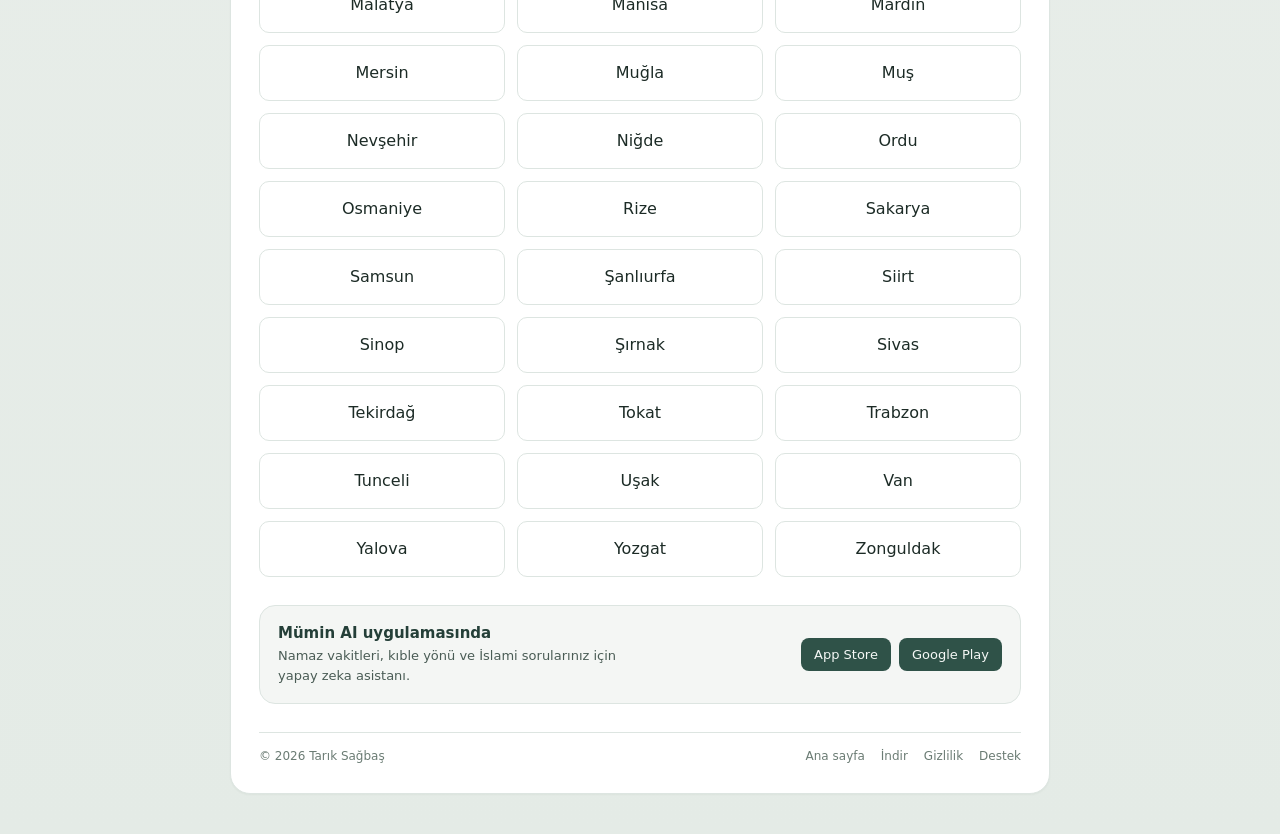
<file: namaz-vakitleri/sehir.html>
<!DOCTYPE html>
<html lang="tr">
<head>
  <meta charset="UTF-8" />
  <title>Yönlendiriliyor…</title>
  <link rel="icon" type="image/png" href="/favicon.png" />
  <script>
    const city = new URLSearchParams(location.search).get("city");
    location.replace(city ? `/namaz-vakitleri/${encodeURIComponent(city)}/` : "/namaz-vakitleri/");
  </script>
</head>
<body><p><a href="/namaz-vakitleri/">Namaz vakitleri</a></p></body>
</html>
</file>
<file: namaz-vakitleri/css/styles.css>
:root {
  --ink: #1c2b26;
  --ink-soft: #4a5c55;
  --muted: #6b7c74;
  --line: #dde5e1;
  --surface: #ffffff;
  --surface-soft: #f4f6f4;
  --surface-warm: #f7f6f2;
  --forest: #2f5248;
  --forest-deep: #243f38;
  --moss: #3d6b5c;
  --sage: #d7e3dc;
  --page-bg: #e9eeea;
  --danger: #9b3b3b;
  --radius: 16px;
  --radius-sm: 10px;
  --transition: 160ms ease;
  --shell-max: 820px;
}

* {
  box-sizing: border-box;
  margin: 0;
  padding: 0;
}

html {
  scroll-behavior: smooth;
}

body {
  font-family: system-ui, -apple-system, BlinkMacSystemFont, "SF Pro Text",
    "Segoe UI", sans-serif;
  background: var(--page-bg);
  background-image:
    radial-gradient(ellipse 80% 50% at 50% -10%, rgba(215, 227, 220, 0.9), transparent),
    linear-gradient(180deg, #eef2ef 0%, var(--page-bg) 40%, #e4ebe6 100%);
  min-height: 100vh;
  color: var(--ink);
  padding: 28px 16px 40px;
  -webkit-font-smoothing: antialiased;
}

a {
  color: var(--moss);
  text-decoration: none;
  transition: color var(--transition);
}

a:hover {
  color: var(--forest-deep);
}

.page {
  width: 100%;
  max-width: var(--shell-max);
  margin: 0 auto;
}

.shell {
  background: var(--surface);
  border-radius: 20px;
  border: 1px solid var(--line);
  box-shadow: 0 1px 2px rgba(28, 43, 38, 0.04);
  padding: 28px 28px 30px;
}

.top-bar {
  display: flex;
  align-items: center;
  justify-content: space-between;
  gap: 16px;
  margin-bottom: 32px;
  flex-wrap: wrap;
}

.brand {
  display: flex;
  align-items: center;
  gap: 10px;
  color: inherit;
}

.brand:hover {
  color: inherit;
}

.brand-mark {
  width: 34px;
  height: 34px;
  border-radius: 10px;
  background: var(--surface-soft);
  border: 1px solid var(--line);
  display: flex;
  align-items: center;
  justify-content: center;
  overflow: hidden;
}

.brand-mark img {
  width: 24px;
  height: 24px;
  object-fit: contain;
}

.brand-text {
  display: flex;
  flex-direction: column;
  gap: 1px;
}

.brand-name {
  font-size: 16px;
  font-weight: 600;
  letter-spacing: -0.01em;
  color: var(--forest-deep);
}

.brand-tag {
  font-size: 11px;
  letter-spacing: 0.04em;
  color: var(--muted);
}

.pill {
  display: inline-flex;
  align-items: center;
  gap: 7px;
  padding: 6px 11px;
  border-radius: 999px;
  border: 1px solid var(--line);
  background: var(--surface-soft);
  font-size: 12px;
  color: var(--ink-soft);
  white-space: nowrap;
}

.pill-strong {
  padding: 12px 18px;
  border-radius: 12px;
  border: 1px solid var(--forest);
  background: var(--forest);
  font-size: 14px;
  font-weight: 600;
  color: #f5f8f6;
  box-shadow: 0 1px 2px rgba(28, 43, 38, 0.08);
  transition: background var(--transition), transform var(--transition);
}

.pill-strong:hover {
  background: var(--forest-deep);
  border-color: var(--forest-deep);
  color: #fff;
}

.pill-dot {
  width: 6px;
  height: 6px;
  border-radius: 999px;
  background: var(--moss);
}

.breadcrumb {
  display: flex;
  flex-wrap: wrap;
  align-items: center;
  justify-content: center;
  gap: 8px;
  font-size: 13px;
  color: var(--muted);
  margin-bottom: 24px;
}

.location-bar {
  position: relative;
  flex-direction: column;
  gap: 0;
}

.location-bar-row {
  display: flex;
  flex-wrap: wrap;
  align-items: center;
  justify-content: center;
  gap: 8px;
}

.breadcrumb span.sep {
  opacity: 0.45;
}

.breadcrumb .crumb-home {
  color: var(--muted);
  padding: 8px 4px;
}

.breadcrumb .crumb-home:hover {
  color: var(--forest);
}

.breadcrumb .crumb-link,
.breadcrumb .crumb-current {
  color: var(--ink);
  font-size: inherit;
  font-weight: 500;
  padding: 8px 4px;
}

.breadcrumb .crumb-link:hover {
  color: var(--forest);
}

.breadcrumb .crumb-current {
  color: var(--forest-deep);
  font-weight: 600;
}

.hero-block {
  margin-bottom: 28px;
  text-align: center;
}

.eyebrow {
  font-size: 12px;
  font-weight: 500;
  letter-spacing: 0.06em;
  text-transform: uppercase;
  color: var(--muted);
  margin-bottom: 10px;
}

.headline {
  font-size: clamp(26px, 4.5vw, 34px);
  line-height: 1.25;
  letter-spacing: -0.02em;
  font-weight: 600;
  color: var(--ink);
  margin-bottom: 10px;
  text-align: center;
}

.place-pick {
  appearance: none;
  display: inline-flex;
  align-items: center;
  gap: 8px;
  max-width: 100%;
  padding: 6px 12px 6px 14px;
  border-radius: 12px;
  border: 1.5px solid #c5d4cc;
  background: #edf3ef;
  color: var(--forest-deep);
  font: inherit;
  font-size: inherit;
  font-weight: 600;
  letter-spacing: inherit;
  line-height: 1.2;
  cursor: pointer;
  transition: background var(--transition), border-color var(--transition);
}

.place-pick:hover,
.place-pick[aria-expanded="true"] {
  background: #e2ebe6;
  border-color: #9bb5a8;
}

.place-pick.soft {
  background: var(--surface);
  border-color: var(--line);
  color: var(--ink);
  font-weight: 500;
}

.place-pick.soft:hover,
.place-pick.soft[aria-expanded="true"] {
  background: var(--surface-soft);
  border-color: #b7ccc2;
}

.place-pick-chevron {
  width: 18px;
  height: 18px;
  flex-shrink: 0;
  opacity: 0.7;
}

.place-picker {
  position: absolute;
  z-index: 40;
  left: 50%;
  right: auto;
  top: 100%;
  transform: translateX(-50%);
  width: min(100%, 420px);
  margin-top: 8px;
  background: var(--surface);
  border: 1px solid var(--line);
  border-radius: 14px;
  box-shadow: 0 12px 32px rgba(28, 43, 38, 0.12);
  max-height: min(420px, 70vh);
  display: none;
  flex-direction: column;
  overflow: hidden;
  text-align: left;
}

.place-picker.open {
  display: flex;
}

.place-picker-head {
  display: flex;
  gap: 8px;
  padding: 12px;
  border-bottom: 1px solid var(--line);
  align-items: center;
}

.place-picker-head input {
  flex: 1;
  border: 1px solid var(--line);
  border-radius: 8px;
  padding: 10px 12px;
  font-size: 15px;
  color: var(--ink);
  background: var(--surface-warm);
  outline: none;
}

.place-picker-head input:focus {
  border-color: #a8bfb4;
  background: #fff;
}

.place-picker-close {
  appearance: none;
  border: none;
  background: var(--surface-soft);
  color: var(--ink-soft);
  width: 36px;
  height: 36px;
  border-radius: 8px;
  cursor: pointer;
  font-size: 18px;
  line-height: 1;
}

.place-picker-close:hover {
  background: var(--sage);
  color: var(--ink);
}

.place-picker-list {
  overflow-y: auto;
  -webkit-overflow-scrolling: touch;
  padding: 6px;
}

.place-picker-item {
  display: block;
  width: 100%;
  text-align: left;
  padding: 14px 14px;
  border: none;
  background: transparent;
  border-radius: 10px;
  font-size: 16px;
  font-weight: 500;
  color: var(--ink);
  cursor: pointer;
  transition: background var(--transition);
}

.place-picker-item:hover,
.place-picker-item:focus {
  background: var(--surface-soft);
  outline: none;
}

.place-picker-item.active {
  background: #edf3ef;
  color: var(--forest-deep);
  font-weight: 600;
}

.place-picker-item .muted {
  display: block;
  font-size: 12px;
  font-weight: 400;
  color: var(--muted);
  margin-top: 2px;
}

.place-picker-empty {
  padding: 20px 14px;
  text-align: center;
  color: var(--muted);
  font-size: 14px;
}

.location-switch {
  position: relative;
  margin-bottom: 8px;
}

.sub {
  font-size: 15px;
  line-height: 1.65;
  color: var(--ink-soft);
  max-width: 480px;
  margin-left: auto;
  margin-right: auto;
}

.meta-line {
  font-size: 13px;
  color: var(--muted);
  margin-top: 10px;
}

.search-wrap {
  position: relative;
  margin-bottom: 28px;
}

.search-input {
  width: 100%;
  padding: 14px 16px 14px 44px;
  border-radius: var(--radius-sm);
  border: 1px solid var(--line);
  background: var(--surface-warm);
  font-size: 15px;
  color: var(--ink);
  outline: none;
  transition: border-color var(--transition), background var(--transition);
}

.search-input::placeholder {
  color: #8a9891;
}

.search-input:focus {
  border-color: #a8bfb4;
  background: #fff;
}

.search-icon {
  position: absolute;
  left: 14px;
  top: 50%;
  transform: translateY(-50%);
  width: 18px;
  height: 18px;
  color: var(--muted);
  pointer-events: none;
}

.search-results {
  position: absolute;
  z-index: 20;
  left: 0;
  right: 0;
  top: calc(100% + 6px);
  background: var(--surface);
  border-radius: var(--radius-sm);
  border: 1px solid var(--line);
  box-shadow: 0 8px 24px rgba(28, 43, 38, 0.08);
  max-height: 320px;
  overflow-y: auto;
  display: none;
}

.search-results.open {
  display: block;
}

.search-item {
  display: block;
  width: 100%;
  text-align: left;
  padding: 12px 14px;
  border: none;
  background: transparent;
  cursor: pointer;
  font-size: 14px;
  color: var(--ink);
  border-bottom: 1px solid var(--line);
  transition: background var(--transition);
}

.search-item:last-child {
  border-bottom: none;
}

.search-item:hover,
.search-item:focus {
  background: var(--surface-soft);
  outline: none;
}

.search-item .muted {
  color: var(--muted);
  font-size: 12px;
  margin-top: 2px;
}

.range-tabs {
  display: flex;
  flex-wrap: wrap;
  gap: 4px;
  margin: 0 auto 22px;
  padding: 4px;
  background: var(--surface-soft);
  border-radius: var(--radius-sm);
  width: fit-content;
  max-width: 100%;
}

.range-tab {
  appearance: none;
  border: none;
  background: transparent;
  color: var(--ink-soft);
  font-size: 13px;
  font-weight: 500;
  padding: 8px 14px;
  border-radius: 8px;
  cursor: pointer;
  transition: background var(--transition), color var(--transition);
}

.range-tab:hover {
  color: var(--ink);
}

.range-tab.active {
  background: var(--surface);
  color: var(--forest-deep);
  box-shadow: 0 1px 2px rgba(28, 43, 38, 0.06);
}

.times-grid {
  display: grid;
  grid-template-columns: repeat(3, 1fr);
  gap: 10px;
  margin-bottom: 24px;
}

.time-card {
  background: var(--surface-warm);
  border: 1px solid var(--line);
  border-radius: var(--radius-sm);
  padding: 16px 12px;
  text-align: center;
}

.time-card.next {
  background: #edf3ef;
  border-color: #b7ccc2;
}

.time-card .label {
  font-size: 11px;
  font-weight: 500;
  letter-spacing: 0.05em;
  text-transform: uppercase;
  color: var(--muted);
  margin-bottom: 6px;
}

.time-card .value {
  font-size: clamp(20px, 3.8vw, 26px);
  font-weight: 600;
  font-variant-numeric: tabular-nums;
  color: var(--ink);
  letter-spacing: -0.01em;
}

.time-card .hint {
  font-size: 11px;
  color: var(--moss);
  margin-top: 5px;
  min-height: 14px;
}

.panel {
  border-radius: var(--radius);
  border: 1px solid var(--line);
  background: var(--surface);
  overflow: hidden;
  margin-bottom: 24px;
}

.panel-head {
  display: flex;
  align-items: center;
  justify-content: space-between;
  gap: 12px;
  padding: 12px 16px;
  background: var(--surface-soft);
  border-bottom: 1px solid var(--line);
}

.panel-head h2 {
  font-size: 14px;
  font-weight: 600;
  color: var(--ink);
}

.table-wrap {
  overflow-x: auto;
  -webkit-overflow-scrolling: touch;
}

table.times-table {
  width: 100%;
  border-collapse: collapse;
  font-size: 13px;
  min-width: 560px;
}

.times-table th,
.times-table td {
  padding: 11px 10px;
  text-align: center;
  border-bottom: 1px solid var(--line);
  font-variant-numeric: tabular-nums;
  color: var(--ink-soft);
}

.times-table th {
  font-size: 11px;
  text-transform: uppercase;
  letter-spacing: 0.04em;
  color: var(--muted);
  font-weight: 500;
  background: var(--surface-warm);
  position: sticky;
  top: 0;
}

.times-table td:first-child,
.times-table th:first-child {
  text-align: left;
  padding-left: 16px;
  font-weight: 500;
  color: var(--ink);
  white-space: nowrap;
}

.times-table tr.today td {
  background: #edf3ef;
  color: var(--ink);
}

.times-table tr:hover td {
  background: var(--surface-soft);
}

.city-grid {
  display: grid;
  grid-template-columns: repeat(3, 1fr);
  gap: 12px;
  margin-bottom: 8px;
}

.city-link,
.district-link {
  display: flex;
  align-items: center;
  justify-content: center;
  min-height: 56px;
  padding: 14px 12px;
  border-radius: var(--radius-sm);
  border: 1px solid var(--line);
  background: var(--surface);
  color: var(--ink);
  font-size: 16px;
  font-weight: 500;
  line-height: 1.25;
  text-align: center;
  transition: border-color var(--transition), background var(--transition);
}

.city-link:hover,
.district-link:hover {
  background: var(--surface-soft);
  border-color: #b7ccc2;
  color: var(--forest-deep);
}

.district-link.active {
  background: #edf3ef;
  border-color: #b7ccc2;
  color: var(--forest-deep);
  font-weight: 600;
}

.section-label {
  font-size: 12px;
  font-weight: 500;
  letter-spacing: 0.05em;
  text-transform: uppercase;
  color: var(--muted);
  margin: 8px 0 12px;
}

.app-cta {
  display: flex;
  flex-wrap: wrap;
  align-items: center;
  justify-content: space-between;
  gap: 16px;
  padding: 18px 18px;
  border-radius: var(--radius);
  background: var(--surface-soft);
  border: 1px solid var(--line);
  color: var(--ink);
  margin-bottom: 8px;
}

.app-cta h3 {
  font-size: 15px;
  font-weight: 600;
  margin-bottom: 4px;
  color: var(--forest-deep);
}

.app-cta p {
  font-size: 13px;
  color: var(--ink-soft);
  line-height: 1.5;
  max-width: 360px;
}

.cta-buttons {
  display: flex;
  flex-wrap: wrap;
  gap: 8px;
}

.cta-btn {
  display: inline-flex;
  align-items: center;
  gap: 8px;
  padding: 9px 13px;
  border-radius: 8px;
  background: var(--forest);
  color: #f5f8f6;
  font-size: 13px;
  font-weight: 500;
  border: none;
  transition: background var(--transition);
}

.cta-btn:hover {
  background: var(--forest-deep);
  color: #fff;
}

.state {
  text-align: center;
  padding: 40px 16px;
  color: var(--muted);
}

.state.error {
  color: var(--danger);
}

.state .spinner {
  width: 24px;
  height: 24px;
  border: 2px solid var(--sage);
  border-top-color: var(--forest);
  border-radius: 50%;
  margin: 0 auto 12px;
  animation: spin 0.75s linear infinite;
}

@keyframes spin {
  to {
    transform: rotate(360deg);
  }
}

.footer {
  margin-top: 28px;
  padding-top: 16px;
  border-top: 1px solid var(--line);
  display: flex;
  flex-wrap: wrap;
  gap: 12px 20px;
  justify-content: space-between;
  font-size: 12px;
  color: var(--muted);
}

.footer-links {
  display: flex;
  flex-wrap: wrap;
  gap: 12px 16px;
}

.footer a {
  color: var(--muted);
}

.footer a:hover {
  color: var(--forest);
}

/* Legacy generated pages — removed from build script */
.seo-year {
  display: none !important;
}

.hidden {
  display: none !important;
}

@media (max-width: 720px) {
  .city-grid {
    grid-template-columns: repeat(2, 1fr);
    gap: 10px;
  }

  .city-link,
  .district-link {
    min-height: 54px;
    font-size: 15px;
  }
}

@media (max-width: 640px) {
  body {
    padding: 12px 10px 28px;
  }

  .shell {
    border-radius: 14px;
    padding: 20px 16px 22px;
  }

  .times-grid {
    grid-template-columns: repeat(2, 1fr);
  }

  .headline {
    font-size: 24px;
  }

  .app-cta {
    flex-direction: column;
    align-items: flex-start;
  }

  .range-tabs {
    width: 100%;
  }

  .range-tab {
    flex: 1;
    text-align: center;
    padding: 8px 10px;
  }
}
</file>
